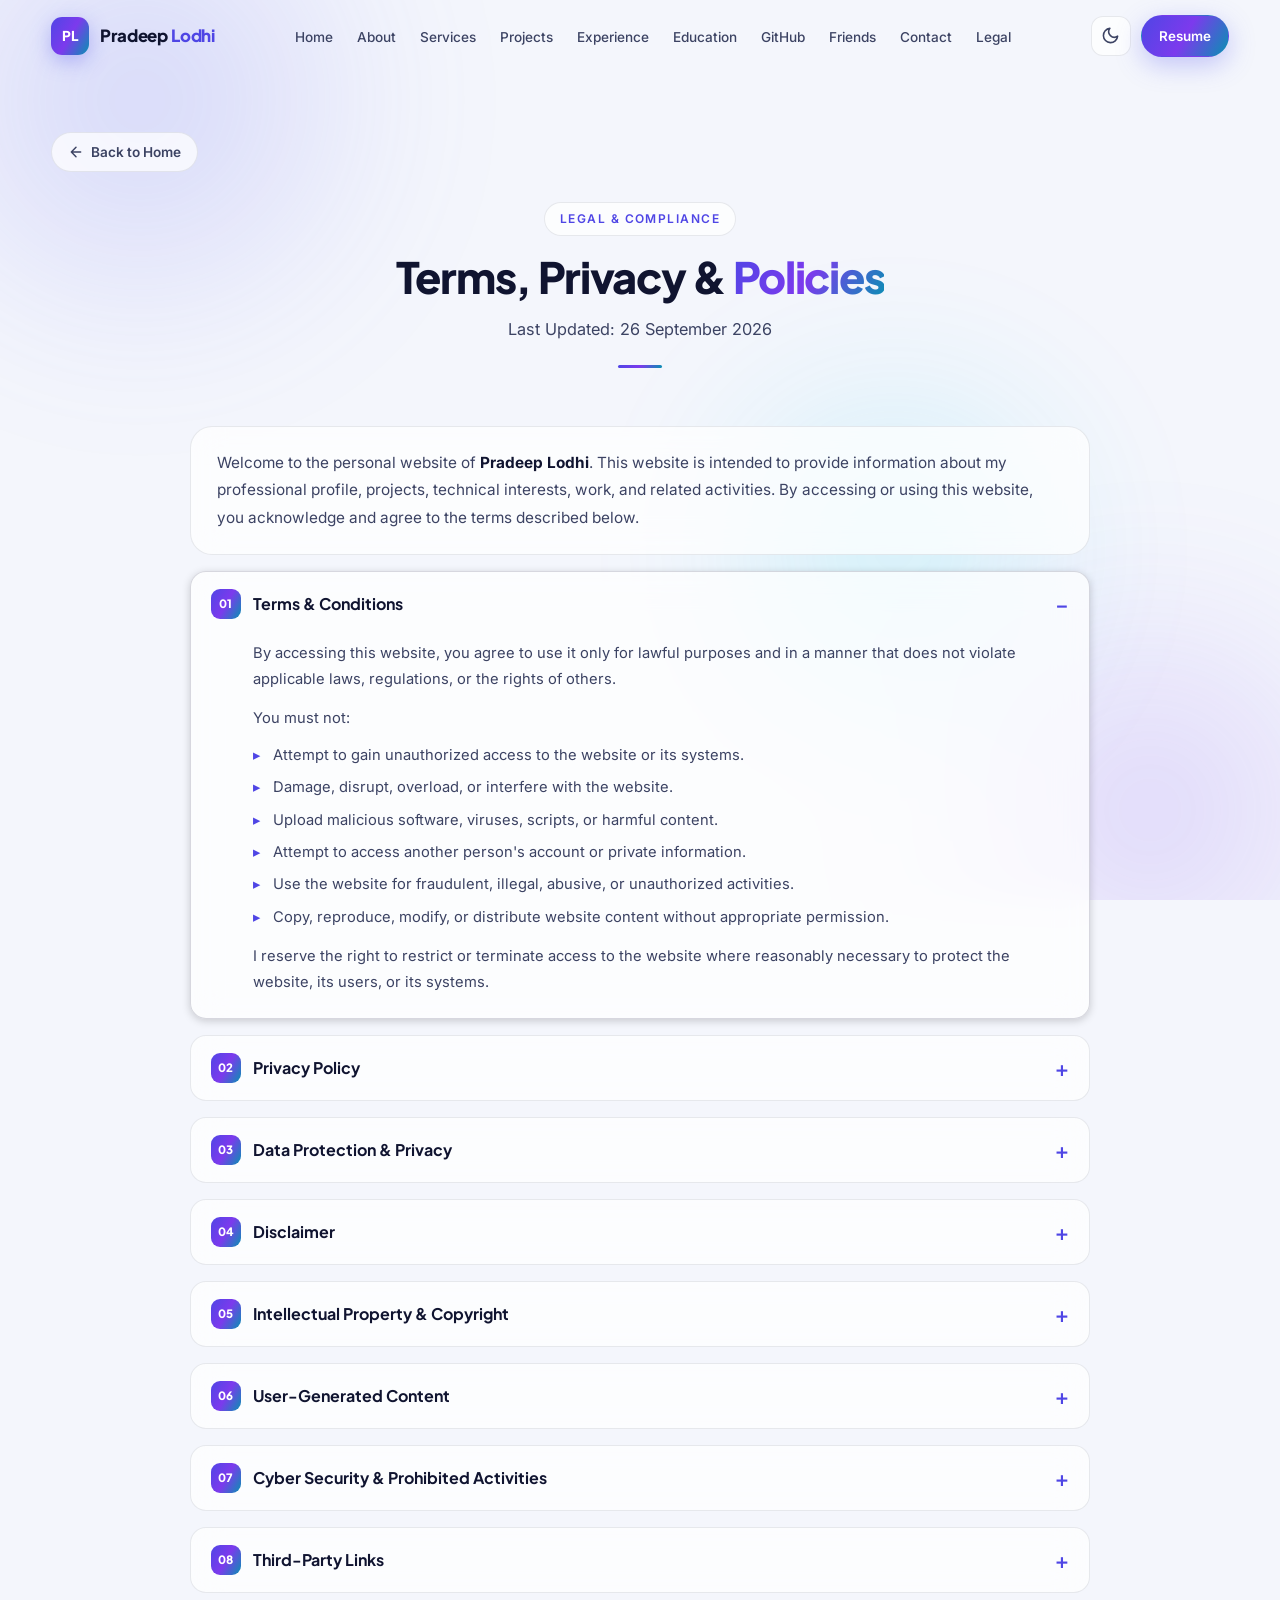
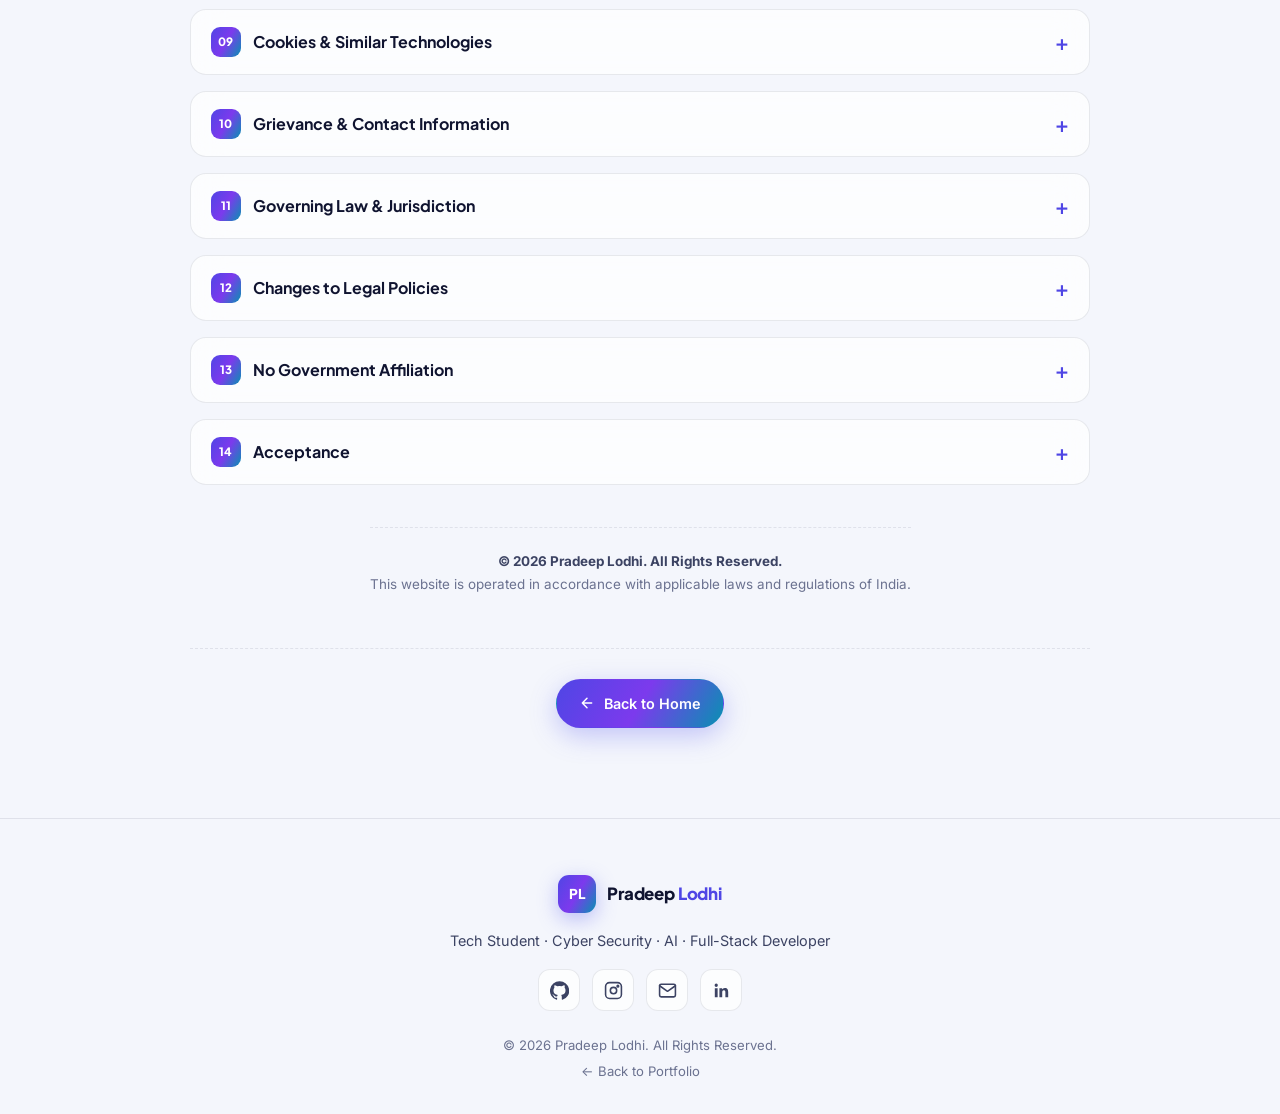
<file: legal.html>
<!DOCTYPE html>
<html lang="en" data-theme="dark">
<head>
<meta charset="UTF-8" />
<meta name="viewport" content="width=device-width, initial-scale=1" />
<meta name="theme-color" content="#6366f1" />
<title>Legal &amp; Compliance | Pradeep Lodhi</title>
<meta name="description" content="Legal & Compliance — Terms, Privacy Policy, Disclaimer and other policies for the personal website of Pradeep Lodhi." />
<meta name="author" content="Pradeep Lodhi" />
<meta name="robots" content="index, follow" />
<link rel="icon" href="data:image/svg+xml,%3Csvg xmlns='http://www.w3.org/2000/svg' viewBox='0 0 64 64'%3E%3Crect width='64' height='64' rx='14' fill='%236366f1'/%3E%3Ctext x='32' y='45' font-size='30' font-family='Arial,sans-serif' font-weight='bold' text-anchor='middle' fill='white'%3EPL%3C/text%3E%3C/svg%3E" />
<link rel="preconnect" href="https://fonts.googleapis.com" />
<link rel="preconnect" href="https://fonts.gstatic.com" crossorigin />
<link href="https://fonts.googleapis.com/css2?family=Inter:wght@400;500;600;700&family=Plus+Jakarta+Sans:wght@600;700;800&display=swap" rel="stylesheet" />
<link rel="stylesheet" href="style.css" />
<script>
  (function () {
    try {
      var saved = localStorage.getItem('pl-theme');
      if (!saved) saved = window.matchMedia('(prefers-color-scheme: light)').matches ? 'light' : 'dark';
      document.documentElement.setAttribute('data-theme', saved);
    } catch (e) {}
  })();
</script>
</head>
<body class="legal-page">

<a class="skip-link" href="#legal">Skip to main content</a>

<div class="scroll-progress" aria-hidden="true"><span id="scrollBar"></span></div>

<div class="orbs" aria-hidden="true">
  <span class="orb orb-1"></span>
  <span class="orb orb-2"></span>
  <span class="orb orb-3"></span>
</div>

<!-- ================= NAVBAR ================= -->
<header class="nav-wrap" id="navWrap">
  <nav class="nav container" aria-label="Primary navigation">
    <a href="index.html" class="brand" aria-label="Pradeep Lodhi — back to home">
      <span class="brand-mark" aria-hidden="true">PL</span>
      <span class="brand-text">Pradeep&nbsp;<span>Lodhi</span></span>
    </a>
    <ul class="nav-links" id="navLinks">
      <li><a class="nav-link" href="index.html">Home</a></li>
      <li><a class="nav-link" href="index.html#about">About</a></li>
      <li><a class="nav-link" href="index.html#services">Services</a></li>
      <li><a class="nav-link" href="index.html#projects">Projects</a></li>
      <li><a class="nav-link" href="index.html#experience">Experience</a></li>
      <li><a class="nav-link" href="index.html#education">Education</a></li>
      <li><a class="nav-link" href="index.html#github">GitHub</a></li>
      <li><a class="nav-link" href="index.html#friends">Friends</a></li>
      <li><a class="nav-link" href="index.html#contact">Contact</a></li>
      <li><a class="nav-link active" href="legal.html">Legal</a></li>
      <li class="nav-cta-mobile">
        <a class="btn btn-primary" href="assets/resume/Pradeep-Lodhi-Resume.pdf" download>Download Resume</a>
      </li>
    </ul>
    <div class="nav-actions">
      <button class="icon-btn" id="themeToggle" type="button" aria-label="Switch colour theme" title="Toggle dark / light mode">
        <svg class="icon-sun" viewBox="0 0 24 24" width="19" height="19" fill="none" stroke="currentColor" stroke-width="2" stroke-linecap="round" aria-hidden="true">
          <circle cx="12" cy="12" r="4"/>
          <path d="M12 2v2M12 20v2M4.93 4.93l1.41 1.41M17.66 17.66l1.41 1.41M2 12h2M20 12h2M6.34 17.66l-1.41 1.41M19.07 4.93l-1.41 1.41"/>
        </svg>
        <svg class="icon-moon" viewBox="0 0 24 24" width="19" height="19" fill="none" stroke="currentColor" stroke-width="2" stroke-linecap="round" stroke-linejoin="round" aria-hidden="true">
          <path d="M21 12.79A9 9 0 1 1 11.21 3 7 7 0 0 0 21 12.79z"/>
        </svg>
      </button>
      <a class="btn btn-primary btn-sm nav-resume" href="assets/resume/Pradeep-Lodhi-Resume.pdf" download>Resume</a>
      <button class="hamburger" id="hamburger" type="button" aria-label="Open navigation menu" aria-expanded="false" aria-controls="navLinks">
        <span></span><span></span><span></span>
      </button>
    </div>
  </nav>
</header>

<div class="nav-overlay" id="navOverlay" aria-hidden="true"></div>

<main>

  <!-- ================= LEGAL HERO ================= -->
  <section class="legal-hero" id="legal">
    <div class="container">
      <a class="legal-back reveal" href="index.html">
        <svg viewBox="0 0 24 24" width="16" height="16" fill="none" stroke="currentColor" stroke-width="2.2" stroke-linecap="round" stroke-linejoin="round" aria-hidden="true"><path d="M19 12H5M12 19l-7-7 7-7"/></svg>
        Back to Home
      </a>

      <div class="section-head reveal">
        <span class="eyebrow">Legal &amp; Compliance</span>
        <h1 class="section-title">Terms, Privacy &amp; <span class="grad">Policies</span></h1>
        <p class="section-sub">Last Updated: 26 September 2026</p>
      </div>
    </div>
  </section>

  <!-- ================= LEGAL CONTENT ================= -->
  <section class="legal-content">
    <div class="container">
      <div class="legal-wrap">

        <p class="legal-intro reveal">
          Welcome to the personal website of <strong>Pradeep Lodhi</strong>. This website is intended to
          provide information about my professional profile, projects, technical interests, work, and
          related activities. By accessing or using this website, you acknowledge and agree to the terms
          described below.
        </p>

        <details class="legal-item reveal" open>
          <summary><span class="legal-num">01</span> Terms &amp; Conditions</summary>
          <div class="legal-body">
            <p>By accessing this website, you agree to use it only for lawful purposes and in a manner that does not violate applicable laws, regulations, or the rights of others.</p>
            <p>You must not:</p>
            <ul>
              <li>Attempt to gain unauthorized access to the website or its systems.</li>
              <li>Damage, disrupt, overload, or interfere with the website.</li>
              <li>Upload malicious software, viruses, scripts, or harmful content.</li>
              <li>Attempt to access another person's account or private information.</li>
              <li>Use the website for fraudulent, illegal, abusive, or unauthorized activities.</li>
              <li>Copy, reproduce, modify, or distribute website content without appropriate permission.</li>
            </ul>
            <p>I reserve the right to restrict or terminate access to the website where reasonably necessary to protect the website, its users, or its systems.</p>
          </div>
        </details>

        <details class="legal-item reveal">
          <summary><span class="legal-num">02</span> Privacy Policy</summary>
          <div class="legal-body">
            <p>Your privacy is important.</p>
            <p>This website may collect limited information when you voluntarily provide it, such as your name, email address, message, or other information submitted through a contact form.</p>
            <p>Information will be used only for legitimate purposes such as:</p>
            <ul>
              <li>Responding to your communication.</li>
              <li>Providing information or services requested by you.</li>
              <li>Improving the website and its functionality.</li>
              <li>Maintaining website security.</li>
              <li>Complying with applicable legal requirements.</li>
            </ul>
            <p>Personal information will not knowingly be sold or disclosed to third parties for unrelated commercial purposes.</p>
            <p>Where personal data is processed, the website will seek to follow applicable Indian data-protection requirements, including applicable provisions of the <strong>Digital Personal Data Protection Act, 2023</strong> and associated rules as they become applicable.</p>
          </div>
        </details>

        <details class="legal-item reveal">
          <summary><span class="legal-num">03</span> Data Protection &amp; Privacy</summary>
          <div class="legal-body">
            <p>Where this website processes digital personal data, reasonable measures will be taken to protect information against unauthorized access, misuse, loss, alteration, or disclosure.</p>
            <p>You should avoid submitting sensitive personal information through ordinary contact forms unless specifically requested and appropriate safeguards are provided.</p>
            <p>Applicable rights and obligations concerning personal data may depend on the nature of the information, purpose of processing, and applicable law.</p>
          </div>
        </details>

        <details class="legal-item reveal">
          <summary><span class="legal-num">04</span> Disclaimer</summary>
          <div class="legal-body">
            <p>The information published on this website is provided for general informational and educational purposes.</p>
            <p>While reasonable efforts may be made to keep information accurate and current, no guarantee is made that every piece of information will always be complete, accurate, or up to date.</p>
            <p>Information on this website should not be treated as professional legal, financial, medical, investment, cybersecurity, or other regulated professional advice.</p>
            <p>You should obtain appropriate professional advice where required.</p>
          </div>
        </details>

        <details class="legal-item reveal">
          <summary><span class="legal-num">05</span> Intellectual Property &amp; Copyright</summary>
          <div class="legal-body">
            <p>Unless otherwise stated, the original text, designs, graphics, source code, logos, project descriptions, and other original materials created for this website are the intellectual property of <strong>Pradeep Lodhi</strong> or are used with appropriate permission.</p>
            <p>You may not reproduce, republish, modify, distribute, sell, or commercially exploit copyrighted website material without permission, except where permitted by applicable law.</p>
            <p>Third-party names, trademarks, logos, libraries, frameworks, images, and other materials remain the property of their respective owners.</p>
          </div>
        </details>

        <details class="legal-item reveal">
          <summary><span class="legal-num">06</span> User-Generated Content</summary>
          <div class="legal-body">
            <p>If this website allows users to submit comments, messages, files, reviews, or other content, users are responsible for ensuring that their submissions are lawful and do not infringe the rights of others.</p>
            <p>You must not submit:</p>
            <ul>
              <li>Illegal content.</li>
              <li>Malware or malicious code.</li>
              <li>Copyright-infringing material.</li>
              <li>Personal information belonging to another person without authorization.</li>
              <li>Abusive, threatening, fraudulent, or harmful material.</li>
            </ul>
            <p>I reserve the right to remove content that violates these rules or applicable law.</p>
          </div>
        </details>

        <details class="legal-item reveal">
          <summary><span class="legal-num">07</span> Cyber Security &amp; Prohibited Activities</summary>
          <div class="legal-body">
            <p>Unauthorized security testing, hacking, exploitation, scanning, credential attacks, malware distribution, denial-of-service attacks, data theft, or unauthorized access to this website or its infrastructure is prohibited.</p>
            <p>Cybersecurity-related information presented on this website, where applicable, is intended for lawful educational and defensive purposes.</p>
            <p>No permission is granted to use information from this website to attack or compromise systems without authorization.</p>
          </div>
        </details>

        <details class="legal-item reveal">
          <summary><span class="legal-num">08</span> Third-Party Links</summary>
          <div class="legal-body">
            <p>This website may contain links to third-party websites such as GitHub, LinkedIn, documentation websites, or other external services.</p>
            <p>Third-party websites operate independently and may have their own terms, privacy policies, cookies, and data-processing practices.</p>
            <p>I am not responsible for the content, availability, security, or privacy practices of external websites.</p>
          </div>
        </details>

        <details class="legal-item reveal">
          <summary><span class="legal-num">09</span> Cookies &amp; Similar Technologies</summary>
          <div class="legal-body">
            <p>This website may use cookies or similar technologies where necessary for functionality, security, analytics, preferences, or other legitimate purposes.</p>
            <p>Where applicable, users may be able to control cookies through their browser settings.</p>
            <p>If third-party analytics, authentication, embedded content, or other services are used, those services may process information according to their own policies.</p>
          </div>
        </details>

        <details class="legal-item reveal">
          <summary><span class="legal-num">10</span> Grievance &amp; Contact Information</summary>
          <div class="legal-body">
            <p>For questions, concerns, privacy-related requests, copyright concerns, or other website-related issues, you may contact:</p>
            <p><strong>Pradeep Lodhi</strong></p>
            <ul class="legal-contact">
              <li><strong>Email:</strong> <a href="mailto:pradeeplodhilodh86@gmail.com">pradeeplodhilodh86@gmail.com</a></li>
              <li><strong>LinkedIn:</strong> <a href="https://linkedin.com/in/pradeep-lodhi-42a4aa340" target="_blank" rel="noopener">linkedin.com/in/pradeep-lodhi-42a4aa340</a></li>
              <li><strong>GitHub:</strong> <a href="https://github.com/Pradeeplodhilodh" target="_blank" rel="noopener">github.com/Pradeeplodhilodh</a></li>
            </ul>
            <p>Please provide sufficient information about your concern so that it can be properly reviewed.</p>
          </div>
        </details>

        <details class="legal-item reveal">
          <summary><span class="legal-num">11</span> Governing Law &amp; Jurisdiction</summary>
          <div class="legal-body">
            <p>This website and these terms shall be interpreted in accordance with the applicable laws of India.</p>
            <p>Any dispute relating to the website shall be subject to the jurisdiction of the appropriate courts in India, subject to applicable law.</p>
          </div>
        </details>

        <details class="legal-item reveal">
          <summary><span class="legal-num">12</span> Changes to Legal Policies</summary>
          <div class="legal-body">
            <p>These Terms, Privacy Policy, Disclaimer, and other legal information may be updated from time to time to reflect changes in the website, technology, applicable laws, regulations, or services.</p>
            <p>The updated version will be published on this page with a revised "Last Updated" date.</p>
          </div>
        </details>

        <details class="legal-item reveal">
          <summary><span class="legal-num">13</span> No Government Affiliation</summary>
          <div class="legal-body">
            <p>This is a personal website belonging to <strong>Pradeep Lodhi</strong>.</p>
            <p>This website is <strong>not an official website of the Government of India, any State Government, or any government department, authority, agency, or public institution</strong>, unless expressly stated otherwise.</p>
            <p>No government affiliation, authorization, endorsement, certification, or approval should be inferred from this website.</p>
          </div>
        </details>

        <details class="legal-item reveal">
          <summary><span class="legal-num">14</span> Acceptance</summary>
          <div class="legal-body">
            <p>By continuing to access or use this website, you acknowledge that you have read and understood this Legal &amp; Compliance section and agree to comply with the applicable terms and laws.</p>
          </div>
        </details>

        <p class="legal-foot reveal">
          <strong>© 2026 Pradeep Lodhi. All Rights Reserved.</strong><br />
          This website is operated in accordance with applicable laws and regulations of India.
        </p>

        <div class="legal-back-wrap reveal">
          <a class="btn btn-primary" href="index.html">
            <svg viewBox="0 0 24 24" width="16" height="16" fill="none" stroke="currentColor" stroke-width="2.2" stroke-linecap="round" stroke-linejoin="round" aria-hidden="true"><path d="M19 12H5M12 19l-7-7 7-7"/></svg>
            Back to Home
          </a>
        </div>

      </div>
    </div>
  </section>

</main>

<!-- ================= FOOTER ================= -->
<footer class="footer">
  <div class="container footer-inner">
    <a href="index.html" class="brand footer-brand" aria-label="Pradeep Lodhi — back to home">
      <span class="brand-mark" aria-hidden="true">PL</span>
      <span class="brand-text">Pradeep&nbsp;<span>Lodhi</span></span>
    </a>
    <p class="footer-tagline">Tech Student &middot; Cyber Security &middot; AI &middot; Full-Stack Developer</p>
    <div class="footer-social" id="footerSocial"></div>
    <div class="footer-bottom">
      <p>&copy; <span id="year">2026</span> Pradeep Lodhi. All Rights Reserved.</p>
      <p class="footer-legal-links"><a href="index.html">← Back to Portfolio</a></p>
    </div>
  </div>
</footer>

<button class="to-top" id="toTop" type="button" aria-label="Back to top">
  <svg viewBox="0 0 24 24" width="18" height="18" fill="none" stroke="currentColor" stroke-width="2.2" stroke-linecap="round" stroke-linejoin="round" aria-hidden="true"><path d="M12 19V5M5 12l7-7 7 7"/></svg>
</button>

<div class="toast" id="toast" role="status" aria-live="polite"></div>

<script src="script.js" defer></script>
</body>
</html>
</file>
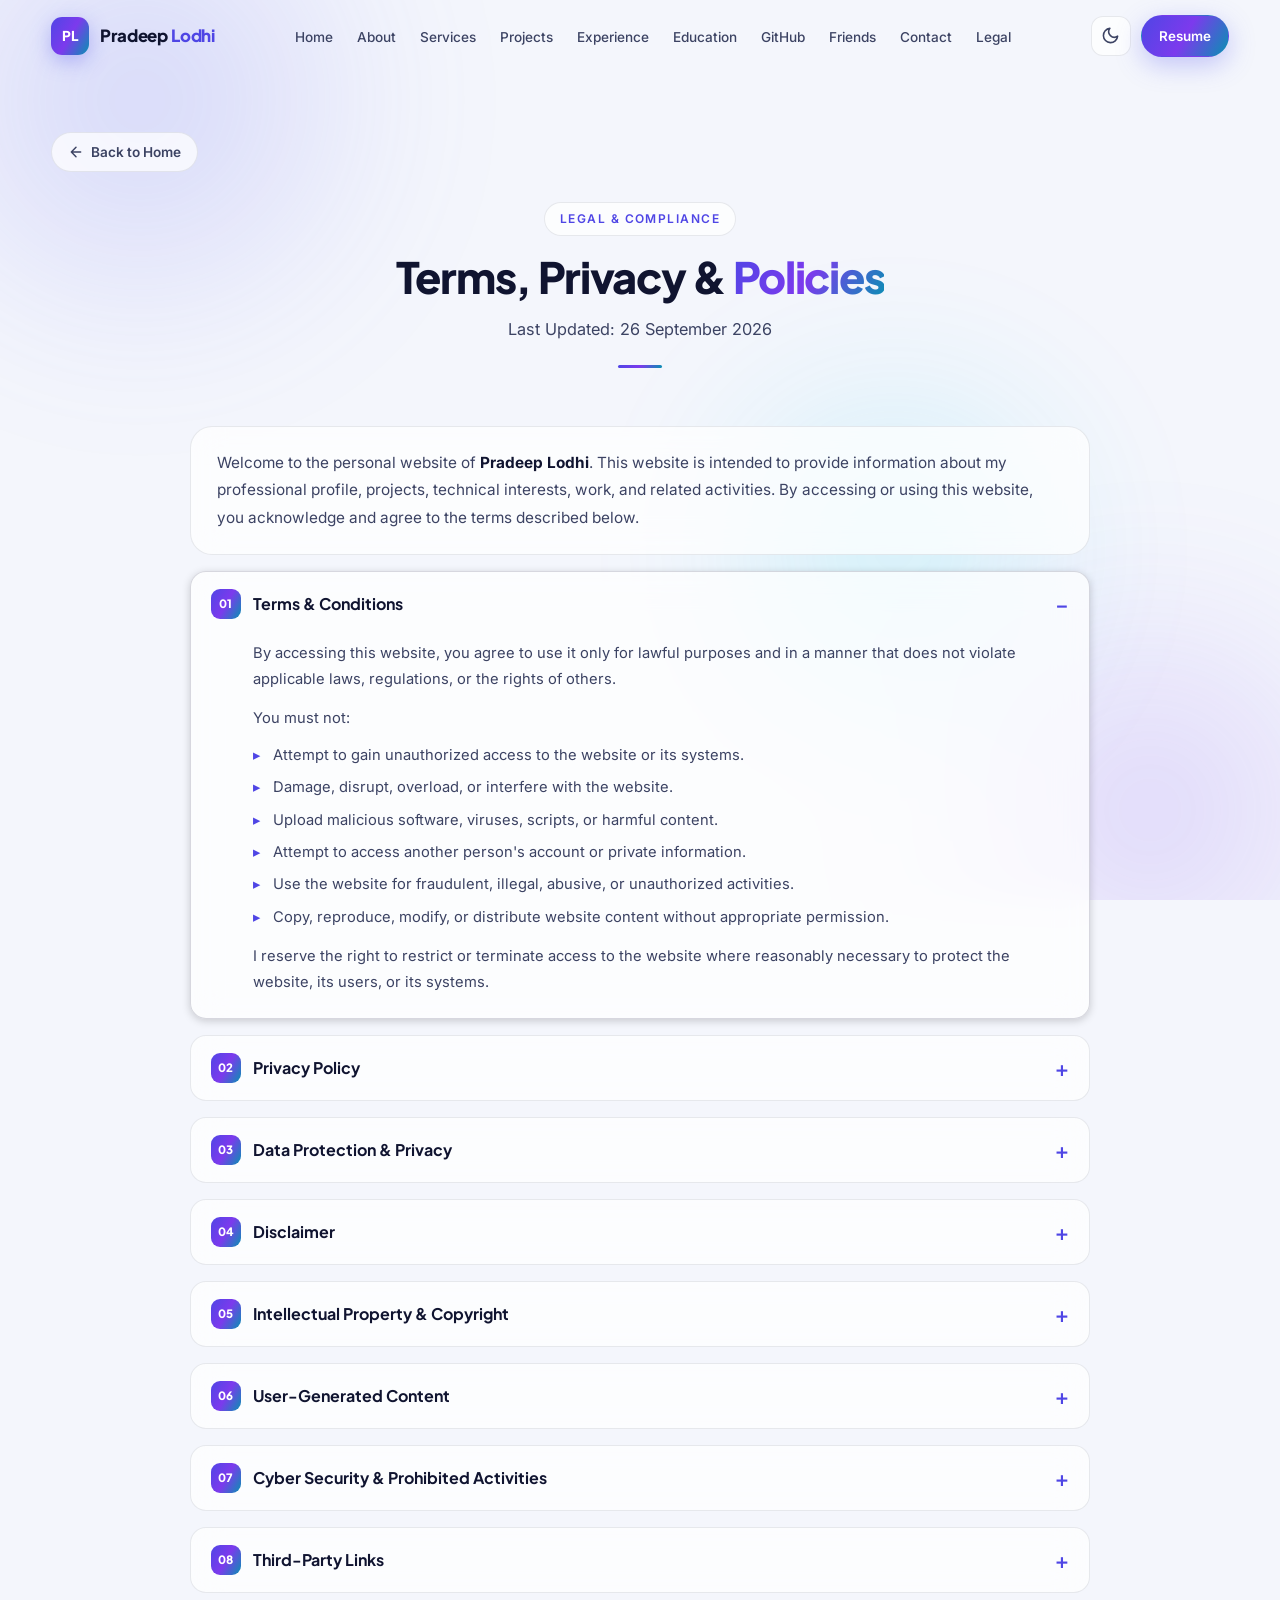
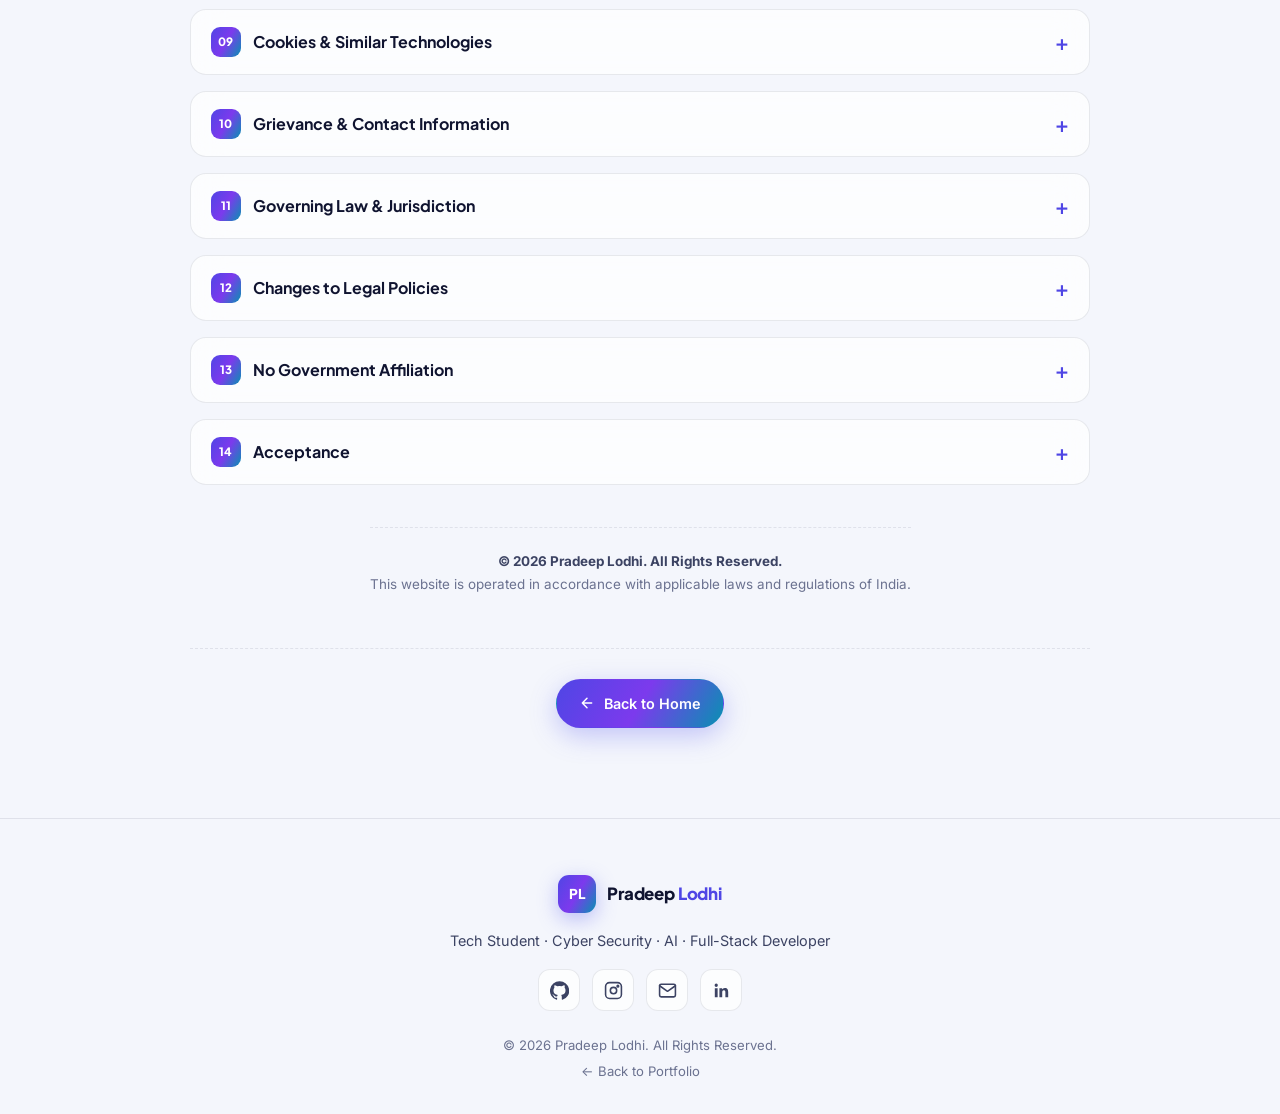
<file: demo/legal.html>
<!DOCTYPE html>
<html lang="en" data-theme="dark">
<head>
<meta charset="UTF-8" />
<meta name="viewport" content="width=device-width, initial-scale=1" />
<meta name="theme-color" content="#6366f1" />
<title>Legal &amp; Compliance | Pradeep Lodhi</title>
<meta name="description" content="Legal & Compliance — Terms, Privacy Policy, Disclaimer and other policies for the personal website of Pradeep Lodhi." />
<meta name="author" content="Pradeep Lodhi" />
<meta name="robots" content="index, follow" />
<link rel="icon" href="data:image/svg+xml,%3Csvg xmlns='http://www.w3.org/2000/svg' viewBox='0 0 64 64'%3E%3Crect width='64' height='64' rx='14' fill='%236366f1'/%3E%3Ctext x='32' y='45' font-size='30' font-family='Arial,sans-serif' font-weight='bold' text-anchor='middle' fill='white'%3EPL%3C/text%3E%3C/svg%3E" />
<link rel="preconnect" href="https://fonts.googleapis.com" />
<link rel="preconnect" href="https://fonts.gstatic.com" crossorigin />
<link href="https://fonts.googleapis.com/css2?family=Inter:wght@400;500;600;700&family=Plus+Jakarta+Sans:wght@600;700;800&display=swap" rel="stylesheet" />
<link rel="stylesheet" href="style.css" />
<script>
  (function () {
    try {
      var saved = localStorage.getItem('pl-theme');
      if (!saved) saved = window.matchMedia('(prefers-color-scheme: light)').matches ? 'light' : 'dark';
      document.documentElement.setAttribute('data-theme', saved);
    } catch (e) {}
  })();
</script>
</head>
<body class="legal-page">

<a class="skip-link" href="#legal">Skip to main content</a>

<div class="scroll-progress" aria-hidden="true"><span id="scrollBar"></span></div>

<div class="orbs" aria-hidden="true">
  <span class="orb orb-1"></span>
  <span class="orb orb-2"></span>
  <span class="orb orb-3"></span>
</div>

<!-- ================= NAVBAR ================= -->
<header class="nav-wrap" id="navWrap">
  <nav class="nav container" aria-label="Primary navigation">
    <a href="index.html" class="brand" aria-label="Pradeep Lodhi — back to home">
      <span class="brand-mark" aria-hidden="true">PL</span>
      <span class="brand-text">Pradeep&nbsp;<span>Lodhi</span></span>
    </a>
    <ul class="nav-links" id="navLinks">
      <li><a class="nav-link" href="index.html">Home</a></li>
      <li><a class="nav-link" href="index.html#about">About</a></li>
      <li><a class="nav-link" href="index.html#services">Services</a></li>
      <li><a class="nav-link" href="index.html#projects">Projects</a></li>
      <li><a class="nav-link" href="index.html#experience">Experience</a></li>
      <li><a class="nav-link" href="index.html#education">Education</a></li>
      <li><a class="nav-link" href="index.html#github">GitHub</a></li>
      <li><a class="nav-link" href="index.html#friends">Friends</a></li>
      <li><a class="nav-link" href="index.html#contact">Contact</a></li>
      <li><a class="nav-link active" href="legal.html">Legal</a></li>
      <li class="nav-cta-mobile">
        <a class="btn btn-primary" href="assets/resume/Pradeep-Lodhi-Resume.pdf" download>Download Resume</a>
      </li>
    </ul>
    <div class="nav-actions">
      <button class="icon-btn" id="themeToggle" type="button" aria-label="Switch colour theme" title="Toggle dark / light mode">
        <svg class="icon-sun" viewBox="0 0 24 24" width="19" height="19" fill="none" stroke="currentColor" stroke-width="2" stroke-linecap="round" aria-hidden="true">
          <circle cx="12" cy="12" r="4"/>
          <path d="M12 2v2M12 20v2M4.93 4.93l1.41 1.41M17.66 17.66l1.41 1.41M2 12h2M20 12h2M6.34 17.66l-1.41 1.41M19.07 4.93l-1.41 1.41"/>
        </svg>
        <svg class="icon-moon" viewBox="0 0 24 24" width="19" height="19" fill="none" stroke="currentColor" stroke-width="2" stroke-linecap="round" stroke-linejoin="round" aria-hidden="true">
          <path d="M21 12.79A9 9 0 1 1 11.21 3 7 7 0 0 0 21 12.79z"/>
        </svg>
      </button>
      <a class="btn btn-primary btn-sm nav-resume" href="assets/resume/Pradeep-Lodhi-Resume.pdf" download>Resume</a>
      <button class="hamburger" id="hamburger" type="button" aria-label="Open navigation menu" aria-expanded="false" aria-controls="navLinks">
        <span></span><span></span><span></span>
      </button>
    </div>
  </nav>
</header>

<div class="nav-overlay" id="navOverlay" aria-hidden="true"></div>

<main>

  <!-- ================= LEGAL HERO ================= -->
  <section class="legal-hero" id="legal">
    <div class="container">
      <a class="legal-back reveal" href="index.html">
        <svg viewBox="0 0 24 24" width="16" height="16" fill="none" stroke="currentColor" stroke-width="2.2" stroke-linecap="round" stroke-linejoin="round" aria-hidden="true"><path d="M19 12H5M12 19l-7-7 7-7"/></svg>
        Back to Home
      </a>

      <div class="section-head reveal">
        <span class="eyebrow">Legal &amp; Compliance</span>
        <h1 class="section-title">Terms, Privacy &amp; <span class="grad">Policies</span></h1>
        <p class="section-sub">Last Updated: 26 September 2026</p>
      </div>
    </div>
  </section>

  <!-- ================= LEGAL CONTENT ================= -->
  <section class="legal-content">
    <div class="container">
      <div class="legal-wrap">

        <p class="legal-intro reveal">
          Welcome to the personal website of <strong>Pradeep Lodhi</strong>. This website is intended to
          provide information about my professional profile, projects, technical interests, work, and
          related activities. By accessing or using this website, you acknowledge and agree to the terms
          described below.
        </p>

        <details class="legal-item reveal" open>
          <summary><span class="legal-num">01</span> Terms &amp; Conditions</summary>
          <div class="legal-body">
            <p>By accessing this website, you agree to use it only for lawful purposes and in a manner that does not violate applicable laws, regulations, or the rights of others.</p>
            <p>You must not:</p>
            <ul>
              <li>Attempt to gain unauthorized access to the website or its systems.</li>
              <li>Damage, disrupt, overload, or interfere with the website.</li>
              <li>Upload malicious software, viruses, scripts, or harmful content.</li>
              <li>Attempt to access another person's account or private information.</li>
              <li>Use the website for fraudulent, illegal, abusive, or unauthorized activities.</li>
              <li>Copy, reproduce, modify, or distribute website content without appropriate permission.</li>
            </ul>
            <p>I reserve the right to restrict or terminate access to the website where reasonably necessary to protect the website, its users, or its systems.</p>
          </div>
        </details>

        <details class="legal-item reveal">
          <summary><span class="legal-num">02</span> Privacy Policy</summary>
          <div class="legal-body">
            <p>Your privacy is important.</p>
            <p>This website may collect limited information when you voluntarily provide it, such as your name, email address, message, or other information submitted through a contact form.</p>
            <p>Information will be used only for legitimate purposes such as:</p>
            <ul>
              <li>Responding to your communication.</li>
              <li>Providing information or services requested by you.</li>
              <li>Improving the website and its functionality.</li>
              <li>Maintaining website security.</li>
              <li>Complying with applicable legal requirements.</li>
            </ul>
            <p>Personal information will not knowingly be sold or disclosed to third parties for unrelated commercial purposes.</p>
            <p>Where personal data is processed, the website will seek to follow applicable Indian data-protection requirements, including applicable provisions of the <strong>Digital Personal Data Protection Act, 2023</strong> and associated rules as they become applicable.</p>
          </div>
        </details>

        <details class="legal-item reveal">
          <summary><span class="legal-num">03</span> Data Protection &amp; Privacy</summary>
          <div class="legal-body">
            <p>Where this website processes digital personal data, reasonable measures will be taken to protect information against unauthorized access, misuse, loss, alteration, or disclosure.</p>
            <p>You should avoid submitting sensitive personal information through ordinary contact forms unless specifically requested and appropriate safeguards are provided.</p>
            <p>Applicable rights and obligations concerning personal data may depend on the nature of the information, purpose of processing, and applicable law.</p>
          </div>
        </details>

        <details class="legal-item reveal">
          <summary><span class="legal-num">04</span> Disclaimer</summary>
          <div class="legal-body">
            <p>The information published on this website is provided for general informational and educational purposes.</p>
            <p>While reasonable efforts may be made to keep information accurate and current, no guarantee is made that every piece of information will always be complete, accurate, or up to date.</p>
            <p>Information on this website should not be treated as professional legal, financial, medical, investment, cybersecurity, or other regulated professional advice.</p>
            <p>You should obtain appropriate professional advice where required.</p>
          </div>
        </details>

        <details class="legal-item reveal">
          <summary><span class="legal-num">05</span> Intellectual Property &amp; Copyright</summary>
          <div class="legal-body">
            <p>Unless otherwise stated, the original text, designs, graphics, source code, logos, project descriptions, and other original materials created for this website are the intellectual property of <strong>Pradeep Lodhi</strong> or are used with appropriate permission.</p>
            <p>You may not reproduce, republish, modify, distribute, sell, or commercially exploit copyrighted website material without permission, except where permitted by applicable law.</p>
            <p>Third-party names, trademarks, logos, libraries, frameworks, images, and other materials remain the property of their respective owners.</p>
          </div>
        </details>

        <details class="legal-item reveal">
          <summary><span class="legal-num">06</span> User-Generated Content</summary>
          <div class="legal-body">
            <p>If this website allows users to submit comments, messages, files, reviews, or other content, users are responsible for ensuring that their submissions are lawful and do not infringe the rights of others.</p>
            <p>You must not submit:</p>
            <ul>
              <li>Illegal content.</li>
              <li>Malware or malicious code.</li>
              <li>Copyright-infringing material.</li>
              <li>Personal information belonging to another person without authorization.</li>
              <li>Abusive, threatening, fraudulent, or harmful material.</li>
            </ul>
            <p>I reserve the right to remove content that violates these rules or applicable law.</p>
          </div>
        </details>

        <details class="legal-item reveal">
          <summary><span class="legal-num">07</span> Cyber Security &amp; Prohibited Activities</summary>
          <div class="legal-body">
            <p>Unauthorized security testing, hacking, exploitation, scanning, credential attacks, malware distribution, denial-of-service attacks, data theft, or unauthorized access to this website or its infrastructure is prohibited.</p>
            <p>Cybersecurity-related information presented on this website, where applicable, is intended for lawful educational and defensive purposes.</p>
            <p>No permission is granted to use information from this website to attack or compromise systems without authorization.</p>
          </div>
        </details>

        <details class="legal-item reveal">
          <summary><span class="legal-num">08</span> Third-Party Links</summary>
          <div class="legal-body">
            <p>This website may contain links to third-party websites such as GitHub, LinkedIn, documentation websites, or other external services.</p>
            <p>Third-party websites operate independently and may have their own terms, privacy policies, cookies, and data-processing practices.</p>
            <p>I am not responsible for the content, availability, security, or privacy practices of external websites.</p>
          </div>
        </details>

        <details class="legal-item reveal">
          <summary><span class="legal-num">09</span> Cookies &amp; Similar Technologies</summary>
          <div class="legal-body">
            <p>This website may use cookies or similar technologies where necessary for functionality, security, analytics, preferences, or other legitimate purposes.</p>
            <p>Where applicable, users may be able to control cookies through their browser settings.</p>
            <p>If third-party analytics, authentication, embedded content, or other services are used, those services may process information according to their own policies.</p>
          </div>
        </details>

        <details class="legal-item reveal">
          <summary><span class="legal-num">10</span> Grievance &amp; Contact Information</summary>
          <div class="legal-body">
            <p>For questions, concerns, privacy-related requests, copyright concerns, or other website-related issues, you may contact:</p>
            <p><strong>Pradeep Lodhi</strong></p>
            <ul class="legal-contact">
              <li><strong>Email:</strong> <a href="mailto:pradeeplodhilodh86@gmail.com">pradeeplodhilodh86@gmail.com</a></li>
              <li><strong>LinkedIn:</strong> <a href="https://linkedin.com/in/pradeep-lodhi-42a4aa340" target="_blank" rel="noopener">linkedin.com/in/pradeep-lodhi-42a4aa340</a></li>
              <li><strong>GitHub:</strong> <a href="https://github.com/Pradeeplodhilodh" target="_blank" rel="noopener">github.com/Pradeeplodhilodh</a></li>
            </ul>
            <p>Please provide sufficient information about your concern so that it can be properly reviewed.</p>
          </div>
        </details>

        <details class="legal-item reveal">
          <summary><span class="legal-num">11</span> Governing Law &amp; Jurisdiction</summary>
          <div class="legal-body">
            <p>This website and these terms shall be interpreted in accordance with the applicable laws of India.</p>
            <p>Any dispute relating to the website shall be subject to the jurisdiction of the appropriate courts in India, subject to applicable law.</p>
          </div>
        </details>

        <details class="legal-item reveal">
          <summary><span class="legal-num">12</span> Changes to Legal Policies</summary>
          <div class="legal-body">
            <p>These Terms, Privacy Policy, Disclaimer, and other legal information may be updated from time to time to reflect changes in the website, technology, applicable laws, regulations, or services.</p>
            <p>The updated version will be published on this page with a revised "Last Updated" date.</p>
          </div>
        </details>

        <details class="legal-item reveal">
          <summary><span class="legal-num">13</span> No Government Affiliation</summary>
          <div class="legal-body">
            <p>This is a personal website belonging to <strong>Pradeep Lodhi</strong>.</p>
            <p>This website is <strong>not an official website of the Government of India, any State Government, or any government department, authority, agency, or public institution</strong>, unless expressly stated otherwise.</p>
            <p>No government affiliation, authorization, endorsement, certification, or approval should be inferred from this website.</p>
          </div>
        </details>

        <details class="legal-item reveal">
          <summary><span class="legal-num">14</span> Acceptance</summary>
          <div class="legal-body">
            <p>By continuing to access or use this website, you acknowledge that you have read and understood this Legal &amp; Compliance section and agree to comply with the applicable terms and laws.</p>
          </div>
        </details>

        <p class="legal-foot reveal">
          <strong>© 2026 Pradeep Lodhi. All Rights Reserved.</strong><br />
          This website is operated in accordance with applicable laws and regulations of India.
        </p>

        <div class="legal-back-wrap reveal">
          <a class="btn btn-primary" href="index.html">
            <svg viewBox="0 0 24 24" width="16" height="16" fill="none" stroke="currentColor" stroke-width="2.2" stroke-linecap="round" stroke-linejoin="round" aria-hidden="true"><path d="M19 12H5M12 19l-7-7 7-7"/></svg>
            Back to Home
          </a>
        </div>

      </div>
    </div>
  </section>

</main>

<!-- ================= FOOTER ================= -->
<footer class="footer">
  <div class="container footer-inner">
    <a href="index.html" class="brand footer-brand" aria-label="Pradeep Lodhi — back to home">
      <span class="brand-mark" aria-hidden="true">PL</span>
      <span class="brand-text">Pradeep&nbsp;<span>Lodhi</span></span>
    </a>
    <p class="footer-tagline">Tech Student &middot; Cyber Security &middot; AI &middot; Full-Stack Developer</p>
    <div class="footer-social" id="footerSocial"></div>
    <div class="footer-bottom">
      <p>&copy; <span id="year">2026</span> Pradeep Lodhi. All Rights Reserved.</p>
      <p class="footer-legal-links"><a href="index.html">← Back to Portfolio</a></p>
    </div>
  </div>
</footer>

<button class="to-top" id="toTop" type="button" aria-label="Back to top">
  <svg viewBox="0 0 24 24" width="18" height="18" fill="none" stroke="currentColor" stroke-width="2.2" stroke-linecap="round" stroke-linejoin="round" aria-hidden="true"><path d="M12 19V5M5 12l7-7 7 7"/></svg>
</button>

<div class="toast" id="toast" role="status" aria-live="polite"></div>

<script src="script.js" defer></script>
</body>
</html>
</file>
<file: style.css>
/* ============================================================
   style.css — Pradeep Lodhi Portfolio (Upgraded)
   ============================================================ */

:root {
  --font-sans: 'Inter', system-ui, -apple-system, sans-serif;
  --font-display: 'Plus Jakarta Sans', 'Inter', sans-serif;
  --radius-sm: 10px;
  --radius: 16px;
  --radius-lg: 22px;
  --radius-full: 999px;
  --container: 1180px;
  --nav-h: 72px;
  --shadow-sm: 0 2px 8px rgba(0,0,0,.18);
  --shadow: 0 10px 40px rgba(0,0,0,.25);
  --shadow-glow: 0 0 60px rgba(99,102,241,.25);
  --transition: .35s cubic-bezier(.22,1,.36,1);
}

[data-theme="dark"] {
  --bg: #070b18; --bg-2: #0d1226;
  --surface: rgba(255,255,255,.045);
  --surface-2: rgba(255,255,255,.07);
  --border: rgba(255,255,255,.09);
  --border-strong: rgba(255,255,255,.16);
  --text: #eef1f8; --text-2: #b6bdd0; --muted: #7f879c;
  --primary: #6366f1; --primary-2: #8b5cf6; --accent: #22d3ee;
  --grad: linear-gradient(120deg,#818cf8 0%,#a78bfa 45%,#22d3ee 100%);
  --glass-blur: blur(18px);
  --nav-bg: rgba(9,12,24,.72);
  --code-bg: rgba(4,7,16,.72);
  --insta: linear-gradient(45deg,#f09433 0%,#e6683c 25%,#dc2743 50%,#cc2366 75%,#bc1888 100%);
  color-scheme: dark;
}

[data-theme="light"] {
  --bg: #f4f6fc; --bg-2: #eaeefb;
  --surface: rgba(255,255,255,.72);
  --surface-2: rgba(255,255,255,.92);
  --border: rgba(20,24,60,.09);
  --border-strong: rgba(20,24,60,.16);
  --text: #101430; --text-2: #3c4363; --muted: #6b7290;
  --primary: #4f46e5; --primary-2: #7c3aed; --accent: #0891b2;
  --grad: linear-gradient(120deg,#4f46e5 0%,#7c3aed 50%,#0891b2 100%);
  --glass-blur: blur(16px);
  --nav-bg: rgba(255,255,255,.75);
  --code-bg: rgba(255,255,255,.85);
  --insta: linear-gradient(45deg,#f09433 0%,#e6683c 25%,#dc2743 50%,#cc2366 75%,#bc1888 100%);
  color-scheme: light;
}

*,*::before,*::after{box-sizing:border-box;margin:0;padding:0}
html{scroll-behavior:smooth;scroll-padding-top:calc(var(--nav-h) + 12px)}
body{
  font-family:var(--font-sans);background:var(--bg);color:var(--text);
  line-height:1.65;-webkit-font-smoothing:antialiased;overflow-x:hidden;
  transition:background .4s ease,color .4s ease;
}
img{max-width:100%;display:block}
a{color:inherit;text-decoration:none}
ul{list-style:none}
button,input,textarea,select{font:inherit;color:inherit}
:focus-visible{outline:3px solid var(--primary);outline-offset:3px;border-radius:6px}
::selection{background:var(--primary);color:#fff}
::-webkit-scrollbar{width:10px}
::-webkit-scrollbar-track{background:transparent}
::-webkit-scrollbar-thumb{background:var(--border-strong);border-radius:99px}
::-webkit-scrollbar-thumb:hover{background:var(--primary)}

.skip-link{position:fixed;top:-100px;left:16px;z-index:200;background:var(--primary);color:#fff;padding:10px 18px;border-radius:var(--radius-sm);transition:top .25s}
.skip-link:focus{top:16px}
.container{width:min(var(--container),92%);margin-inline:auto}

/* SCROLL PROGRESS */
.scroll-progress{position:fixed;top:0;left:0;right:0;height:3px;z-index:150;background:transparent;pointer-events:none}
.scroll-progress span{display:block;height:100%;width:0;background:var(--grad);box-shadow:0 0 12px rgba(99,102,241,.6);transition:width .1s linear}

/* REVEAL ON SCROLL */
.reveal{opacity:0;transform:translateY(18px);transition:opacity .6s cubic-bezier(.22,1,.36,1),transform .6s cubic-bezier(.22,1,.36,1);transition-delay:var(--d,0s)}
.reveal.in{opacity:1;transform:translateY(0)}

/* ORBS */
.orbs{position:fixed;inset:0;z-index:-1;overflow:hidden;pointer-events:none}
.orb{position:absolute;border-radius:50%;filter:blur(90px);opacity:.45;will-change:transform}
.orb-1{width:520px;height:520px;background:radial-gradient(circle,#6366f1,transparent 70%);top:-160px;left:-120px;animation:float1 18s ease-in-out infinite}
.orb-2{width:460px;height:460px;background:radial-gradient(circle,#8b5cf6,transparent 70%);bottom:-140px;right:-100px;animation:float2 22s ease-in-out infinite}
.orb-3{width:380px;height:380px;background:radial-gradient(circle,#22d3ee,transparent 70%);top:40%;left:55%;opacity:.25;animation:float3 26s ease-in-out infinite}
[data-theme="light"] .orb{opacity:.28}
@keyframes float1{0%,100%{transform:translate3d(0,0,0)}50%{transform:translate3d(80px,60px,0)}}
@keyframes float2{0%,100%{transform:translate3d(0,0,0)}50%{transform:translate3d(-70px,-50px,0)}}
@keyframes float3{0%,100%{transform:translate3d(0,0,0)}50%{transform:translate3d(-60px,70px,0)}}

/* ================= NAVBAR ================= */
.nav-wrap{position:fixed;top:0;left:0;right:0;z-index:100;height:var(--nav-h);display:flex;align-items:center;background:transparent;transition:background .35s,backdrop-filter .35s,box-shadow .35s}
.nav-wrap.scrolled{background:var(--nav-bg);backdrop-filter:var(--glass-blur);-webkit-backdrop-filter:var(--glass-blur);box-shadow:0 1px 0 var(--border)}
.nav{display:flex;align-items:center;justify-content:space-between;gap:24px;width:min(var(--container),92%)}
.brand{display:flex;align-items:center;gap:11px;font-family:var(--font-display);font-weight:800;font-size:1.05rem;letter-spacing:-.01em}
.brand-mark{width:38px;height:38px;display:grid;place-items:center;background:var(--grad);color:#fff;border-radius:11px;font-size:.85rem;font-weight:800;box-shadow:0 6px 20px rgba(99,102,241,.4)}
.brand-text span{color:var(--primary)}
.nav-links{display:flex;align-items:center;gap:2px;flex-wrap:wrap}
.nav-link{position:relative;padding:9px 11px;border-radius:var(--radius-full);font-size:.85rem;font-weight:500;color:var(--text-2);transition:color .2s,background .2s;white-space:nowrap}
.nav-link:hover{color:var(--text);background:var(--surface)}
.nav-link.active{color:var(--text);background:var(--surface-2)}
.nav-link.active::after{content:'';position:absolute;left:50%;bottom:2px;transform:translateX(-50%);width:18px;height:3px;border-radius:99px;background:var(--grad)}
.nav-cta-mobile{display:none}
.nav-actions{display:flex;align-items:center;gap:10px}
.icon-btn{width:40px;height:40px;display:grid;place-items:center;background:var(--surface);border:1px solid var(--border);border-radius:12px;cursor:pointer;color:var(--text-2);transition:all .25s}
.icon-btn:hover{color:var(--text);border-color:var(--border-strong);transform:translateY(-2px)}
[data-theme="dark"] .icon-sun{display:block}
[data-theme="dark"] .icon-moon{display:none}
[data-theme="light"] .icon-sun{display:none}
[data-theme="light"] .icon-moon{display:block}
.hamburger{display:none;width:42px;height:42px;border:1px solid var(--border);background:var(--surface);border-radius:12px;cursor:pointer;flex-direction:column;justify-content:center;align-items:center;gap:5px}
.hamburger span{width:19px;height:2px;background:var(--text);border-radius:99px;transition:all .3s}
.hamburger.open span:nth-child(1){transform:translateY(7px) rotate(45deg)}
.hamburger.open span:nth-child(2){opacity:0}
.hamburger.open span:nth-child(3){transform:translateY(-7px) rotate(-45deg)}
.nav-overlay{position:fixed;inset:0;background:rgba(0,0,0,.5);backdrop-filter:blur(4px);z-index:90;opacity:0;pointer-events:none;transition:opacity .3s}
.nav-overlay.show{opacity:1;pointer-events:auto}

/* ================= BUTTONS ================= */
.btn{display:inline-flex;align-items:center;justify-content:center;gap:9px;padding:12px 22px;border-radius:var(--radius-full);font-size:.9rem;font-weight:600;cursor:pointer;border:1px solid transparent;transition:all .25s ease;white-space:nowrap}
.btn-sm{padding:9px 17px;font-size:.84rem}
.btn-block{width:100%}
.btn-primary{background:var(--grad);color:#fff;box-shadow:0 8px 26px rgba(99,102,241,.35)}
.btn-primary:hover{transform:translateY(-3px);box-shadow:0 14px 36px rgba(99,102,241,.5)}
.btn-ghost{background:var(--surface);border-color:var(--border);color:var(--text)}
.btn-ghost:hover{background:var(--surface-2);border-color:var(--border-strong);transform:translateY(-2px)}
.btn-outline{background:transparent;border-color:var(--border-strong);color:var(--text)}
.btn-outline:hover{border-color:var(--primary);color:var(--primary);transform:translateY(-2px)}

/* ================= SECTIONS ================= */
.section{padding:100px 0;position:relative}
.section:nth-of-type(even){background:linear-gradient(180deg,transparent,rgba(99,102,241,.025),transparent)}
.section-head{text-align:center;max-width:680px;margin:0 auto 56px;position:relative}
.section-head::after{content:'';display:block;width:44px;height:3px;border-radius:99px;background:var(--grad);margin:22px auto 0}
.eyebrow{display:inline-block;padding:6px 15px;border-radius:var(--radius-full);background:var(--surface);border:1px solid var(--border);font-size:.75rem;font-weight:600;letter-spacing:.12em;text-transform:uppercase;color:var(--primary);margin-bottom:16px}
.section-title{font-family:var(--font-display);font-size:clamp(1.9rem,4vw,2.7rem);font-weight:800;letter-spacing:-.03em;line-height:1.15;margin-bottom:14px}
.section-sub{color:var(--text-2);font-size:1.02rem}
.grad{background:var(--grad);-webkit-background-clip:text;background-clip:text;-webkit-text-fill-color:transparent;color:transparent}
.glass-card{background:var(--surface);border:1px solid var(--border);border-radius:var(--radius-lg);padding:28px;backdrop-filter:var(--glass-blur);-webkit-backdrop-filter:var(--glass-blur);transition:transform .35s,border-color .35s,box-shadow .35s}
.glass-card:hover{border-color:var(--border-strong);box-shadow:var(--shadow)}

/* ================= HERO ================= */
.hero{min-height:100vh;display:flex;flex-direction:column;justify-content:center;padding-top:calc(var(--nav-h) + 40px);padding-bottom:80px}
.hero-grid{display:grid;grid-template-columns:1.15fr .85fr;gap:60px;align-items:center}
.hero-copy{position:relative;z-index:1}
.badge{display:inline-flex;align-items:center;gap:9px;padding:8px 16px;border-radius:var(--radius-full);background:var(--surface);border:1px solid var(--border);font-size:.82rem;font-weight:500;color:var(--text-2);margin-bottom:22px}
.pulse-dot{width:8px;height:8px;border-radius:50%;background:#22c55e;box-shadow:0 0 0 0 rgba(34,197,94,.6);animation:pulse 2s infinite;flex-shrink:0}
@keyframes pulse{0%{box-shadow:0 0 0 0 rgba(34,197,94,.6)}70%{box-shadow:0 0 0 9px rgba(34,197,94,0)}100%{box-shadow:0 0 0 0 rgba(34,197,94,0)}}
.hero-title{font-family:var(--font-display);font-size:clamp(2.4rem,6vw,4rem);font-weight:800;letter-spacing:-.035em;line-height:1.08;margin-bottom:14px;max-width:760px}
.hero-role{font-family:var(--font-display);font-size:clamp(1.15rem,2.4vw,1.55rem);font-weight:700;color:var(--text-2);margin-bottom:20px;min-height:1.6em}
.caret{display:inline-block;width:2px;height:1.1em;background:var(--primary);margin-left:3px;vertical-align:-.15em;animation:blink 1s step-end infinite}
@keyframes blink{50%{opacity:0}}
.hero-text{color:var(--text-2);font-size:1.06rem;max-width:520px;margin-bottom:32px;line-height:1.8}
.hero-actions{display:flex;flex-wrap:wrap;gap:12px;margin-bottom:34px}
.hero-actions .btn{min-height:46px}
.hero-social{display:flex;gap:12px;flex-wrap:wrap}

.social-link{width:42px;height:42px;display:grid;place-items:center;border-radius:12px;background:var(--surface);border:1px solid var(--border);color:var(--text-2);transition:all .25s;overflow:hidden;position:relative}
.social-link::before{content:'';position:absolute;inset:0;background:var(--grad);opacity:0;transition:opacity .25s}
.social-link:hover::before{opacity:1}
.social-link:hover{color:#fff;border-color:transparent;transform:translateY(-4px);box-shadow:0 10px 24px rgba(99,102,241,.4)}
.social-link svg{width:19px;height:19px;position:relative;z-index:1}

.hero-visual{position:relative}
.code-card{background:var(--code-bg);border:1px solid var(--border-strong);border-radius:var(--radius-lg);overflow:hidden;box-shadow:var(--shadow),var(--shadow-glow);backdrop-filter:var(--glass-blur);-webkit-backdrop-filter:var(--glass-blur);animation:floatCard 6s ease-in-out infinite;will-change:transform}
@keyframes floatCard{0%,100%{transform:translate3d(0,0,0)}50%{transform:translate3d(0,-14px,0)}}
.code-bar{display:flex;align-items:center;gap:8px;padding:13px 16px;background:rgba(255,255,255,.04);border-bottom:1px solid var(--border)}
.dot{width:11px;height:11px;border-radius:50%}
.d1{background:#ff5f57}.d2{background:#febc2e}.d3{background:#28c840}
.code-file{margin-left:10px;font-size:.78rem;color:var(--muted);font-family:monospace}
.code-body{padding:22px;font-family:'Fira Code',ui-monospace,monospace;font-size:.82rem;line-height:1.85;overflow-x:auto;color:#c9d1e0}
.c-key{color:#c792ea}.c-var{color:#82aaff}.c-prop{color:#7fdbca}
.c-str{color:#c3e88d}.c-fn{color:#ffcb6b}
.float-chip{position:absolute;padding:9px 15px;border-radius:var(--radius-full);background:var(--surface-2);border:1px solid var(--border-strong);backdrop-filter:var(--glass-blur);font-size:.82rem;font-weight:600;box-shadow:var(--shadow-sm);animation:floatCard 5s ease-in-out infinite;will-change:transform}
.chip-1{top:-16px;right:24px;animation-delay:.4s}
.chip-2{bottom:-14px;left:-14px;animation-delay:1.2s}
.chip-3{bottom:36px;right:-20px;animation-delay:2s}

.scroll-hint{display:grid;place-items:center;margin-top:50px}
.mouse{width:24px;height:38px;border:2px solid var(--border-strong);border-radius:99px;position:relative}
.mouse::after{content:'';position:absolute;top:8px;left:50%;transform:translateX(-50%);width:4px;height:7px;border-radius:99px;background:var(--primary);animation:scrollDot 1.8s infinite}
@keyframes scrollDot{0%{opacity:0;transform:translate(-50%,0)}30%{opacity:1}100%{opacity:0;transform:translate(-50%,12px)}}

/* ================= ABOUT ================= */
.about-grid{display:grid;grid-template-columns:1.1fr .9fr;gap:56px;align-items:start}
.about-text{max-width:680px}
.about-text p{color:var(--text-2);margin-bottom:18px}
.about-text strong{color:var(--text)}
.about-points{display:flex;flex-direction:column;gap:10px;margin-top:24px}
.about-points li{padding:11px 16px;border-radius:var(--radius);background:var(--surface);border:1px solid var(--border);font-size:.92rem;transition:transform .25s,border-color .25s,background .25s}
.about-points li:hover{transform:translateX(5px);border-color:var(--border-strong);background:var(--surface-2)}
.stats-grid{display:grid;grid-template-columns:1fr 1fr;gap:16px}
.stat-card{background:var(--surface);border:1px solid var(--border);border-radius:var(--radius);padding:24px 20px;text-align:center;backdrop-filter:var(--glass-blur);transition:all .35s}
.stat-card:hover{transform:translateY(-5px);border-color:var(--primary);box-shadow:var(--shadow-glow)}
.stat-num{font-family:var(--font-display);font-size:2rem;font-weight:800;background:var(--grad);-webkit-background-clip:text;background-clip:text;-webkit-text-fill-color:transparent;line-height:1}
.stat-label{font-size:.82rem;color:var(--muted);margin-top:7px;font-weight:500}

/* ================= SERVICES ================= */
.services-grid{display:grid;grid-template-columns:repeat(auto-fit,minmax(260px,1fr));gap:22px}
.service-card{background:var(--surface);border:1px solid var(--border);border-radius:var(--radius-lg);padding:28px;backdrop-filter:var(--glass-blur);transition:all .35s;position:relative;overflow:hidden;isolation:isolate}
.service-card::before{content:'';position:absolute;top:0;left:0;right:0;height:3px;background:var(--grad);transform:scaleX(0);transform-origin:left;transition:transform .4s cubic-bezier(.22,1,.36,1)}
.service-card:hover::before{transform:scaleX(1)}
.service-card::after{content:'';position:absolute;width:130px;height:130px;border-radius:50%;right:-70px;bottom:-75px;background:var(--primary);opacity:.045;filter:blur(4px);transition:transform .4s;z-index:-1}
.service-card:hover::after{transform:scale(1.5)}
.service-card:hover{transform:translateY(-6px);border-color:var(--border-strong);box-shadow:var(--shadow)}
.service-icon{width:52px;height:52px;display:grid;place-items:center;border-radius:15px;background:var(--grad);font-size:1.5rem;margin-bottom:18px;box-shadow:0 8px 22px rgba(99,102,241,.35)}
.service-card h3{font-family:var(--font-display);font-size:1.15rem;font-weight:700;margin-bottom:10px}
.service-card p{color:var(--text-2);font-size:.92rem;margin-bottom:16px}
.service-tags{display:flex;flex-wrap:wrap;gap:7px}
.service-tags span{padding:4px 11px;border-radius:var(--radius-full);background:var(--surface-2);border:1px solid var(--border);font-size:.72rem;font-weight:600;color:var(--text-2)}

/* ================= PROJECTS ================= */
.slider{position:relative;border-radius:var(--radius-lg);overflow:hidden}
.slider-viewport{overflow:hidden;border-radius:var(--radius-lg)}
.slider-track{display:flex;transition:transform .65s cubic-bezier(.22,1,.36,1);will-change:transform}
.project-slide{min-width:100%;padding:8px}
.project-card{background:var(--surface);border:1px solid var(--border);border-radius:var(--radius-lg);overflow:hidden;backdrop-filter:var(--glass-blur);display:grid;grid-template-columns:1fr 1fr;align-items:stretch}
.project-media{position:relative;min-height:340px;overflow:hidden;background:linear-gradient(135deg,rgba(99,102,241,.25),rgba(139,92,246,.18));display:grid;place-items:center}
.project-media img{width:100%;height:100%;object-fit:cover;transition:transform .7s ease}
.project-card:hover .project-media img{transform:scale(1.06)}
.project-media .placeholder{font-family:var(--font-display);font-size:3.4rem;font-weight:800;background:var(--grad);-webkit-background-clip:text;background-clip:text;-webkit-text-fill-color:transparent;opacity:.9}
.project-status{position:absolute;top:14px;left:14px;z-index:2;display:inline-flex;align-items:center;gap:7px;padding:6px 13px;border-radius:var(--radius-full);background:rgba(0,0,0,.55);backdrop-filter:blur(8px);font-size:.72rem;font-weight:600;color:#fff;text-transform:uppercase;letter-spacing:.06em;border:1px solid rgba(255,255,255,.15)}
.project-status .live-dot{width:7px;height:7px;border-radius:50%;background:#22c55e;box-shadow:0 0 0 0 rgba(34,197,94,.7);animation:pulse 1.8s infinite}
.project-status.done .live-dot{background:#818cf8;animation:none;box-shadow:none}
.project-body{padding:36px;display:flex;flex-direction:column;justify-content:center}
.project-body h3{font-family:var(--font-display);font-size:1.5rem;font-weight:800;letter-spacing:-.02em;margin-bottom:13px}
.project-body p{color:var(--text-2);font-size:.95rem;margin-bottom:20px}
.tech-list{display:flex;flex-wrap:wrap;gap:8px;margin-bottom:26px}
.tech-tag{padding:6px 13px;border-radius:var(--radius-full);background:var(--surface-2);border:1px solid var(--border);font-size:.76rem;font-weight:600;color:var(--text-2)}
.project-actions{display:flex;gap:11px;flex-wrap:wrap}
.slider-arrow{position:absolute;top:50%;transform:translateY(-50%);z-index:5;width:46px;height:46px;display:grid;place-items:center;border-radius:50%;background:var(--surface-2);border:1px solid var(--border-strong);backdrop-filter:var(--glass-blur);cursor:pointer;color:var(--text);transition:all .25s}
.slider-arrow:hover{background:var(--grad);color:#fff;border-color:transparent;transform:translateY(-50%) scale(1.08)}
.slider-arrow.prev{left:16px}
.slider-arrow.next{right:16px}
.slider-progress{height:3px;background:var(--surface-2);border-radius:99px;margin-top:8px;overflow:hidden}
.slider-progress span{display:block;height:100%;width:0;background:var(--grad);border-radius:99px;transition:width .1s linear}
.slider-dots{display:flex;justify-content:center;gap:9px;margin-top:20px}
.dot-btn{width:9px;height:9px;border-radius:99px;border:none;cursor:pointer;background:var(--border-strong);transition:all .3s;padding:0}
.dot-btn.active{width:28px;background:var(--grad)}
.slider-footer{display:flex;justify-content:center;margin-top:30px}

/* ================= TIMELINE ================= */
.timeline-enhanced{position:relative;max-width:900px;margin:0 auto;padding-left:42px}
.timeline-enhanced::before{content:'';position:absolute;left:11px;top:8px;bottom:8px;width:3px;background:linear-gradient(180deg,var(--primary),var(--primary-2),transparent);border-radius:99px}
.tl2-item{position:relative;margin-bottom:36px}
.tl2-item:last-child{margin-bottom:0}
.tl2-dot{position:absolute;left:-42px;top:26px;width:24px;height:24px;border-radius:50%;background:var(--bg);border:3px solid var(--primary);box-shadow:0 0 0 5px var(--surface);z-index:1;display:grid;place-items:center;font-size:.75rem}
.tl2-card{background:var(--surface);border:1px solid var(--border);border-radius:var(--radius-lg);padding:26px;backdrop-filter:var(--glass-blur);transition:all .35s;position:relative;overflow:hidden}
.tl2-card::before{content:'';position:absolute;left:0;top:0;bottom:0;width:3px;background:var(--grad);transform:scaleY(0);transform-origin:top;transition:transform .4s cubic-bezier(.22,1,.36,1)}
.tl2-card:hover::before{transform:scaleY(1)}
.tl2-card:hover{transform:translateX(8px);border-color:var(--border-strong);box-shadow:var(--shadow)}
.tl2-head{display:flex;justify-content:space-between;align-items:flex-start;gap:14px;margin-bottom:10px;flex-wrap:wrap}
.tl2-title{font-family:var(--font-display);font-size:1.18rem;font-weight:700;line-height:1.3}
.tl2-date{padding:5px 14px;border-radius:var(--radius-full);background:var(--surface-2);border:1px solid var(--border);font-size:.75rem;font-weight:600;color:var(--primary);white-space:nowrap}
.tl2-org{color:var(--text-2);font-size:.92rem;font-weight:500;margin-bottom:14px;display:flex;align-items:center;gap:7px}
.tl2-org svg{width:15px;height:15px;flex-shrink:0}
.tl2-desc{color:var(--muted);font-size:.92rem;margin-bottom:14px;line-height:1.7}
.tl2-highlights{display:flex;flex-direction:column;gap:7px;margin-bottom:16px}
.tl2-highlights li{color:var(--text-2);font-size:.88rem;padding-left:20px;position:relative;line-height:1.55}
.tl2-highlights li::before{content:'▸';position:absolute;left:0;color:var(--primary);font-weight:700}
.tl2-tags{display:flex;flex-wrap:wrap;gap:7px;padding-top:14px;border-top:1px dashed var(--border)}
.tl2-tags span{padding:4px 11px;border-radius:var(--radius-full);background:var(--surface-2);border:1px solid var(--border);font-size:.72rem;font-weight:600;color:var(--text-2)}

/* ================= GITHUB ================= */
.github-grid{display:grid;grid-template-columns:1fr 1.2fr 1fr;gap:22px;align-items:stretch}
.gh-profile{text-align:center;display:flex;flex-direction:column;align-items:center;justify-content:center}
.gh-avatar{width:80px;height:80px;border-radius:50%;display:grid;place-items:center;background:var(--grad);color:#fff;font-family:var(--font-display);font-size:1.6rem;font-weight:800;margin-bottom:18px;box-shadow:0 10px 30px rgba(99,102,241,.4)}
.gh-profile h3{font-family:var(--font-display);font-size:1.2rem;font-weight:700}
.gh-profile .muted{color:var(--muted);font-size:.88rem;margin-bottom:14px}
.gh-bio{color:var(--text-2);font-size:.9rem;margin-bottom:22px}
.gh-stats{display:grid;grid-template-columns:1fr 1fr;gap:16px}
.gh-stat{background:var(--surface);border:1px solid var(--border);border-radius:var(--radius);padding:22px;text-align:center;backdrop-filter:var(--glass-blur);transition:all .35s}
.gh-stat:hover{transform:translateY(-5px);border-color:var(--primary)}
.gh-stat .num{font-family:var(--font-display);font-size:1.65rem;font-weight:800;color:var(--primary)}
.gh-stat .lbl{font-size:.8rem;color:var(--muted);margin-top:5px}
.gh-interests h3{font-family:var(--font-display);font-size:1.1rem;font-weight:700;margin-bottom:18px}
.chip-list{display:flex;flex-wrap:wrap;gap:9px}
.chip-list li{padding:8px 14px;border-radius:var(--radius-full);background:var(--surface-2);border:1px solid var(--border);font-size:.82rem;font-weight:500}

/* ================= FRIENDS ================= */
.friends-grid-enhanced{display:grid;grid-template-columns:repeat(auto-fit,minmax(230px,1fr));gap:24px}
.friend-card-enhanced{background:var(--surface);border:1px solid var(--border);border-radius:var(--radius-lg);padding:26px 20px;text-align:center;backdrop-filter:var(--glass-blur);transition:all .4s cubic-bezier(.22,1,.36,1);position:relative;overflow:hidden}
.friend-card-enhanced::before{content:'';position:absolute;inset:0;border-radius:var(--radius-lg);background:var(--grad);opacity:0;transition:opacity .4s;z-index:0}
.friend-card-enhanced:hover{transform:translateY(-8px);border-color:transparent;box-shadow:0 22px 50px rgba(99,102,241,.35)}
.friend-card-enhanced:hover::before{opacity:.10}
.friend-card-enhanced > *{position:relative;z-index:1}
.friend-avatar-wrap{position:relative;width:110px;margin:0 auto 16px}
.friend-photo-enhanced{width:110px;height:110px;border-radius:50%;object-fit:cover;border:3px solid transparent;background:linear-gradient(var(--bg),var(--bg)) padding-box,var(--grad) border-box;box-shadow:0 10px 28px rgba(99,102,241,.28);transition:transform .4s ease}
.friend-card-enhanced:hover .friend-photo-enhanced{transform:scale(1.06) rotate(-2deg)}
.friend-status{position:absolute;bottom:4px;right:4px;width:20px;height:20px;border-radius:50%;background:#22c55e;border:3px solid var(--bg);box-shadow:0 0 0 0 rgba(34,197,94,.6);animation:pulse 2s infinite}
.friend-status.offline{background:#6b7280;animation:none;box-shadow:none}
.friend-card-enhanced h3{font-family:var(--font-display);font-size:1.05rem;font-weight:700;margin-bottom:4px}
.friend-role-enhanced{color:var(--text-2);font-size:.85rem;font-weight:500;margin-bottom:8px}
.friend-bio{color:var(--muted);font-size:.8rem;margin-bottom:12px;line-height:1.5;min-height:2.4em}
.friend-tag-enhanced{display:inline-block;padding:4px 12px;border-radius:var(--radius-full);background:var(--surface-2);border:1px solid var(--border);font-size:.7rem;color:var(--text-2);font-weight:600;margin-bottom:14px}
.friend-socials{display:flex;justify-content:center;gap:8px;padding-top:14px;border-top:1px dashed var(--border)}
.friend-socials a{width:32px;height:32px;display:grid;place-items:center;border-radius:9px;background:var(--surface-2);border:1px solid var(--border);color:var(--text-2);transition:all .25s}
.friend-socials a:hover{background:var(--grad);color:#fff;border-color:transparent;transform:translateY(-3px)}
.friend-socials a svg{width:15px;height:15px}

/* ================= QUICK CONTACT ================= */
.quick-links{display:grid;grid-template-columns:repeat(3,1fr);gap:16px;max-width:820px;margin:0 auto 44px}
.quick-card{display:flex;align-items:center;gap:14px;padding:18px 20px;border-radius:var(--radius-lg);background:var(--surface);border:1px solid var(--border);backdrop-filter:var(--glass-blur);-webkit-backdrop-filter:var(--glass-blur);transition:all .35s cubic-bezier(.22,1,.36,1);position:relative;overflow:hidden}
.quick-card::before{content:'';position:absolute;inset:0;opacity:0;transition:opacity .35s;z-index:0}
.quick-card.insta::before{background:var(--insta)}
.quick-card.github::before{background:linear-gradient(135deg,#24292e,#57606a)}
.quick-card.gmail::before{background:linear-gradient(135deg,#ea4335,#fbbc05)}
.quick-card:hover{transform:translateY(-6px);border-color:transparent;box-shadow:0 20px 45px rgba(0,0,0,.3)}
.quick-card:hover::before{opacity:1}
.quick-card > *{position:relative;z-index:1}
.quick-icon{width:48px;height:48px;border-radius:14px;display:grid;place-items:center;background:var(--surface-2);border:1px solid var(--border);transition:all .35s;flex-shrink:0}
.quick-card:hover .quick-icon{background:rgba(255,255,255,.2);border-color:rgba(255,255,255,.3)}
.quick-icon svg{width:22px;height:22px;color:var(--text)}
.quick-card.insta:hover .quick-icon svg,
.quick-card.github:hover .quick-icon svg,
.quick-card.gmail:hover .quick-icon svg{color:#fff}
.quick-text{display:flex;flex-direction:column;min-width:0}
.quick-label{font-size:.72rem;font-weight:700;letter-spacing:.08em;text-transform:uppercase;color:var(--muted);transition:color .35s}
.quick-value{font-weight:600;font-size:.92rem;color:var(--text);overflow:hidden;text-overflow:ellipsis;white-space:nowrap;transition:color .35s}
.quick-card:hover .quick-label,
.quick-card:hover .quick-value{color:#fff}
.quick-arrow{margin-left:auto;opacity:.5;transition:all .35s;flex-shrink:0}
.quick-arrow svg{width:16px;height:16px}
.quick-card:hover .quick-arrow{opacity:1;transform:translateX(4px);color:#fff}

/* ================= CONTACT ================= */
.availability{display:flex;align-items:center;gap:12px;max-width:600px;margin:0 auto 40px;padding:14px 22px;border-radius:var(--radius-full);background:var(--surface);border:1px solid rgba(34,197,94,.3);backdrop-filter:var(--glass-blur);box-shadow:0 8px 30px rgba(34,197,94,.15)}
.availability .pulse-dot{width:10px;height:10px}
.availability strong{color:var(--text);font-size:.92rem}
.availability .muted{color:var(--muted);font-size:.85rem}

.contact-grid{display:grid;grid-template-columns:1.25fr .75fr;gap:30px;align-items:start}
.contact-form{display:flex;flex-direction:column;gap:18px;position:relative;box-shadow:0 20px 70px rgba(0,0,0,.12)}
.field{display:flex;flex-direction:column;gap:7px}
.field label{font-size:.85rem;font-weight:600;color:var(--text-2)}
.field input,.field textarea,.field select{width:100%;padding:13px 16px;border-radius:var(--radius-sm);background:var(--surface-2);border:1px solid var(--border);color:var(--text);transition:border-color .2s,box-shadow .2s,background .2s;resize:vertical}
.field input:focus,.field textarea:focus,.field select:focus{outline:none;border-color:var(--primary);box-shadow:0 0 0 4px rgba(99,102,241,.11)}
.field input.invalid,.field textarea.invalid{border-color:#ef4444}
.field select{cursor:pointer;appearance:none;background-image:url("data:image/svg+xml,%3Csvg xmlns='http://www.w3.org/2000/svg' width='12' height='12' viewBox='0 0 24 24' fill='none' stroke='%237f879c' stroke-width='2'%3E%3Cpath d='M6 9l6 6 6-6'/%3E%3C/svg%3E");background-repeat:no-repeat;background-position:right 14px center;padding-right:40px}
.error{color:#ef4444;font-size:.78rem;min-height:1em}
.contact-note{font-size:.8rem;color:var(--muted);text-align:center;margin-top:4px;line-height:1.5}

.honeypot{position:absolute!important;left:-9999px!important;top:-9999px!important;width:1px!important;height:1px!important;opacity:0!important;pointer-events:none!important}

.btn.loading{opacity:.85;cursor:wait}
.btn.loading svg{animation:spin 1s linear infinite}
@keyframes spin{to{transform:rotate(360deg)}}

.contact-info{display:flex;flex-direction:column;gap:14px}
.info-card{display:flex;align-items:center;gap:14px;background:var(--surface);border:1px solid var(--border);border-radius:var(--radius);padding:16px 18px;backdrop-filter:var(--glass-blur);transition:all .3s}
.info-card:hover{border-color:var(--border-strong);transform:translateX(4px)}
.info-icon{width:42px;height:42px;flex-shrink:0;display:grid;place-items:center;border-radius:12px;background:var(--grad);color:#fff;box-shadow:0 6px 18px rgba(99,102,241,.3)}
.info-icon svg{width:18px;height:18px}
.info-card h4{font-size:.8rem;color:var(--muted);font-weight:600;margin-bottom:2px}
.info-card p{font-size:.92rem;color:var(--text);font-weight:500;word-break:break-word}
.info-card a:hover p{color:var(--primary)}

/* ================= LEGAL & COMPLIANCE ================= */
.legal-wrap{max-width:900px;margin:0 auto;display:flex;flex-direction:column;gap:14px}

.legal-intro{
  color:var(--text-2);font-size:.96rem;line-height:1.8;
  background:var(--surface);border:1px solid var(--border);
  border-radius:var(--radius-lg);padding:22px 26px;
  backdrop-filter:var(--glass-blur);-webkit-backdrop-filter:var(--glass-blur);
}
.legal-intro strong{color:var(--text)}

.legal-item{
  background:var(--surface);border:1px solid var(--border);
  border-radius:var(--radius);overflow:hidden;
  backdrop-filter:var(--glass-blur);-webkit-backdrop-filter:var(--glass-blur);
  transition:border-color .3s ease,box-shadow .3s ease;
}
.legal-item:hover{border-color:var(--border-strong)}
.legal-item[open]{border-color:var(--border-strong);box-shadow:var(--shadow-sm)}

.legal-item summary{
  display:flex;align-items:center;gap:12px;
  padding:17px 20px;cursor:pointer;
  font-family:var(--font-display);font-weight:700;font-size:1rem;color:var(--text);
  list-style:none;position:relative;transition:background .25s;
}
.legal-item summary::-webkit-details-marker{display:none}
.legal-item summary::after{
  content:'+';margin-left:auto;font-size:1.35rem;font-weight:600;
  color:var(--primary);line-height:1;transition:transform .3s ease;
}
.legal-item[open] summary::after{content:'−'}
.legal-item summary:hover{background:var(--surface-2)}

.legal-num{
  display:grid;place-items:center;width:30px;height:30px;flex-shrink:0;
  border-radius:9px;background:var(--grad);color:#fff;
  font-size:.72rem;font-weight:800;letter-spacing:.02em;
}

.legal-body{padding:4px 22px 22px 62px;color:var(--text-2);font-size:.92rem;line-height:1.8}
.legal-body p{margin-bottom:12px}
.legal-body p:last-child{margin-bottom:0}
.legal-body strong{color:var(--text)}
.legal-body ul{display:flex;flex-direction:column;gap:8px;margin:0 0 14px}
.legal-body ul li{padding-left:20px;position:relative;line-height:1.65}
.legal-body ul li::before{content:'▸';position:absolute;left:0;color:var(--primary);font-weight:700}
.legal-body ul:last-child{margin-bottom:0}
.legal-body a{color:var(--primary);border-bottom:1px solid transparent;transition:border-color .2s}
.legal-body a:hover{border-bottom-color:var(--primary)}
.legal-contact{margin-top:6px}

.legal-foot{
  max-width:900px;margin:26px auto 0;padding-top:22px;
  border-top:1px dashed var(--border);text-align:center;
  color:var(--muted);font-size:.84rem;line-height:1.7;
}
.legal-foot strong{color:var(--text-2)}

/* ================= LEGAL PAGE (separate page) ================= */
.legal-page{padding-bottom:0}
.legal-hero{padding-top:calc(var(--nav-h) + 60px);padding-bottom:24px;position:relative}
.legal-hero .section-head{margin-bottom:0}

.legal-back{
  display:inline-flex;align-items:center;gap:7px;
  font-size:.85rem;font-weight:600;color:var(--text-2);
  padding:8px 16px;border-radius:var(--radius-full);
  background:var(--surface);border:1px solid var(--border);
  margin-bottom:30px;transition:all .25s ease;
}
.legal-back:hover{color:var(--primary);border-color:var(--primary);transform:translateX(-3px)}
.legal-back svg{width:16px;height:16px}

.legal-content{padding:34px 0 90px;position:relative}
.legal-content .legal-wrap{gap:16px}

.legal-back-wrap{
  display:flex;justify-content:center;
  margin-top:36px;padding-top:30px;
  border-top:1px dashed var(--border);
}

/* ================= FOOTER ================= */
.footer{padding:56px 0 32px;border-top:1px solid var(--border);text-align:center}
.footer-inner{display:flex;flex-direction:column;align-items:center;gap:16px}
.footer-tagline{color:var(--text-2);font-size:.9rem;max-width:520px;text-align:center}
.footer-social{display:flex;gap:12px}
.footer-bottom{margin-top:8px;display:flex;flex-direction:column;gap:4px}
.footer-bottom p{font-size:.82rem;color:var(--muted)}
.footer-legal-links a{font-size:.82rem;color:var(--muted);border-bottom:1px solid transparent;transition:color .25s,border-color .25s}
.footer-legal-links a:hover{color:var(--primary);border-bottom-color:var(--primary)}

/* ================= BACK TO TOP ================= */
.to-top{position:fixed;right:22px;bottom:22px;width:48px;height:48px;border-radius:50%;display:grid;place-items:center;background:var(--grad);color:#fff;border:none;cursor:pointer;box-shadow:0 10px 30px rgba(99,102,241,.4);opacity:0;pointer-events:none;transform:translateY(12px);transition:transform .25s,opacity .25s,background .25s;z-index:80}
.to-top.show{opacity:1;pointer-events:auto;transform:translateY(0)}
.to-top:hover{transform:translateY(-4px)}

/* ================= TOAST ================= */
.toast{position:fixed;left:50%;bottom:28px;transform:translateX(-50%) translateY(20px);background:var(--surface-2);border:1px solid var(--border-strong);color:var(--text);padding:14px 22px;border-radius:var(--radius);backdrop-filter:var(--glass-blur);box-shadow:var(--shadow);font-size:.88rem;font-weight:500;opacity:0;pointer-events:none;transition:all .35s cubic-bezier(.22,1,.36,1);z-index:300;max-width:min(90vw,420px);text-align:center}
.toast.show{opacity:1;transform:translateX(-50%) translateY(0)}

/* ================= ADMIN PANEL ================= */
.admin-modal{position:fixed;inset:0;z-index:400;display:grid;place-items:center;padding:20px;background:rgba(0,0,0,.6);backdrop-filter:blur(6px);opacity:0;pointer-events:none;transition:opacity .3s}
.admin-modal.show{opacity:1;pointer-events:auto}
.admin-box{width:min(560px,100%);max-height:min(88vh,720px);background:var(--bg-2);border:1px solid var(--border-strong);border-radius:var(--radius-lg);box-shadow:var(--shadow);overflow:hidden;display:flex;flex-direction:column}
.admin-login{padding:34px;text-align:center}
.admin-login h2{font-family:var(--font-display);font-size:1.3rem;margin-bottom:10px}
.admin-login p{color:var(--text-2);font-size:.9rem;margin-bottom:22px}
.admin-login .field input{text-align:left}
.admin-actions{display:flex;gap:10px;margin-top:22px}
.admin-actions .btn{flex:1}
.admin-dash{display:flex;flex-direction:column;overflow:hidden;max-height:inherit}
.admin-head{display:flex;align-items:flex-start;justify-content:space-between;gap:12px;padding:22px 24px;border-bottom:1px solid var(--border)}
.admin-head h2{font-family:var(--font-display);font-size:1.1rem}
.admin-count{font-size:.8rem;color:var(--muted);margin-top:4px}
.admin-close{width:34px;height:34px;border-radius:10px;border:1px solid var(--border);background:var(--surface);color:var(--text-2);cursor:pointer;flex-shrink:0}
.admin-close:hover{color:var(--text);border-color:var(--border-strong)}
.admin-toolbar{display:flex;flex-wrap:wrap;gap:8px;padding:16px 24px;border-bottom:1px solid var(--border)}
.admin-list{overflow-y:auto;padding:16px 24px 24px;display:flex;flex-direction:column;gap:12px}
.admin-empty{text-align:center;color:var(--muted);padding:40px 20px;font-size:.9rem}
.msg-card{position:relative;background:var(--surface);border:1px solid var(--border);border-radius:var(--radius);padding:16px}
.msg-del{position:absolute;top:12px;right:12px;background:none;border:none;cursor:pointer;font-size:.9rem;opacity:.6;transition:opacity .2s}
.msg-del:hover{opacity:1}
.msg-top{display:flex;justify-content:space-between;align-items:flex-start;gap:10px;padding-right:28px;margin-bottom:6px}
.msg-name{font-weight:700;font-size:.92rem}
.msg-email{font-size:.8rem;color:var(--primary)}
.msg-date{font-size:.74rem;color:var(--muted);white-space:nowrap}
.msg-subject{display:block;font-size:.8rem;color:var(--text-2);margin-bottom:8px}
.msg-body{font-size:.86rem;color:var(--text-2);line-height:1.55;white-space:pre-wrap}

/* ================= ACCESSIBILITY ================= */
@media (prefers-reduced-motion: reduce){
  *,*::before,*::after{animation-duration:.001ms!important;animation-iteration-count:1!important;transition-duration:.001ms!important;scroll-behavior:auto!important}
  .reveal{opacity:1;transform:none}
}

/* ================= RESPONSIVE ================= */
@media (max-width: 1080px){
  .github-grid{grid-template-columns:1fr}
}

@media (max-width: 980px){
  .hero-grid{grid-template-columns:1fr;gap:44px}
  .hero-visual{order:-1;max-width:460px;margin:0 auto}
  .about-grid{grid-template-columns:1fr}
  .project-card{grid-template-columns:1fr}
  .project-media{min-height:260px}
  .contact-grid{grid-template-columns:1fr}
  .quick-links{grid-template-columns:1fr;max-width:480px}
}

@media (max-width: 820px){
  .nav-links{position:fixed;top:0;right:-100%;width:min(320px,86vw);height:100vh;flex-direction:column;justify-content:flex-start;align-items:stretch;gap:4px;background:var(--nav-bg);backdrop-filter:var(--glass-blur);border-left:1px solid var(--border);padding:calc(var(--nav-h) + 20px) 22px 30px;transition:right .35s cubic-bezier(.22,1,.36,1);overflow-y:auto;z-index:95}
  .nav-links.open{right:0}
  .nav-link{padding:13px 14px;font-size:.95rem}
  .nav-link.active::after{display:none}
  .nav-link.active{background:var(--surface-2);border-left:3px solid var(--primary);border-radius:10px}
  .nav-cta-mobile{display:block;margin-top:14px}
  .nav-cta-mobile .btn{width:100%}
  .nav-resume{display:none}
  .hamburger{display:flex}
  .about-points{margin-top:20px}
}

@media (max-width: 640px){
  .section{padding:72px 0}
  .section-head{margin-bottom:40px}
  .hero{padding-top:calc(var(--nav-h) + 24px);padding-bottom:56px}
  .hero-title{font-size:clamp(2.25rem,12vw,3.5rem)}
  .hero-actions{flex-direction:column;align-items:stretch}
  .hero-actions .btn{width:100%}
  .stats-grid{grid-template-columns:1fr 1fr;gap:12px}
  .stat-card{padding:20px 12px}
  .code-body{font-size:.74rem;padding:17px}
  .float-chip{display:none}
  .slider-arrow{width:38px;height:38px}
  .slider-arrow.prev{left:8px}
  .slider-arrow.next{right:8px}
  .timeline-enhanced{padding-left:30px}
  .tl2-dot{left:-30px;width:20px;height:20px}
  .admin-toolbar{padding:14px 16px}
  .admin-list{padding:12px 16px 20px}
  .to-top{right:14px;bottom:14px;width:42px;height:42px}
  .quick-card{flex-direction:column;text-align:center;gap:10px}
  .quick-arrow{display:none}
  .legal-hero{padding-top:calc(var(--nav-h) + 36px);padding-bottom:14px}
  .legal-back{margin-bottom:20px;font-size:.8rem;padding:7px 13px}
  .legal-content{padding:24px 0 70px}
  .legal-intro{padding:18px 18px}
  .legal-item summary{padding:14px 16px;font-size:.94rem}
  .legal-body{padding:2px 16px 18px 16px}
}

@media (max-width: 420px){
  .stats-grid{grid-template-columns:1fr}
  .gh-stats{grid-template-columns:1fr}
}
</file>
<file: demo/style.css>
/* ============================================================
   style.css — Pradeep Lodhi Portfolio (Upgraded)
   ============================================================ */

:root {
  --font-sans: 'Inter', system-ui, -apple-system, sans-serif;
  --font-display: 'Plus Jakarta Sans', 'Inter', sans-serif;
  --radius-sm: 10px;
  --radius: 16px;
  --radius-lg: 22px;
  --radius-full: 999px;
  --container: 1180px;
  --nav-h: 72px;
  --shadow-sm: 0 2px 8px rgba(0,0,0,.18);
  --shadow: 0 10px 40px rgba(0,0,0,.25);
  --shadow-glow: 0 0 60px rgba(99,102,241,.25);
  --transition: .35s cubic-bezier(.22,1,.36,1);
}

[data-theme="dark"] {
  --bg: #070b18; --bg-2: #0d1226;
  --surface: rgba(255,255,255,.045);
  --surface-2: rgba(255,255,255,.07);
  --border: rgba(255,255,255,.09);
  --border-strong: rgba(255,255,255,.16);
  --text: #eef1f8; --text-2: #b6bdd0; --muted: #7f879c;
  --primary: #6366f1; --primary-2: #8b5cf6; --accent: #22d3ee;
  --grad: linear-gradient(120deg,#818cf8 0%,#a78bfa 45%,#22d3ee 100%);
  --glass-blur: blur(18px);
  --nav-bg: rgba(9,12,24,.72);
  --code-bg: rgba(4,7,16,.72);
  --insta: linear-gradient(45deg,#f09433 0%,#e6683c 25%,#dc2743 50%,#cc2366 75%,#bc1888 100%);
  color-scheme: dark;
}

[data-theme="light"] {
  --bg: #f4f6fc; --bg-2: #eaeefb;
  --surface: rgba(255,255,255,.72);
  --surface-2: rgba(255,255,255,.92);
  --border: rgba(20,24,60,.09);
  --border-strong: rgba(20,24,60,.16);
  --text: #101430; --text-2: #3c4363; --muted: #6b7290;
  --primary: #4f46e5; --primary-2: #7c3aed; --accent: #0891b2;
  --grad: linear-gradient(120deg,#4f46e5 0%,#7c3aed 50%,#0891b2 100%);
  --glass-blur: blur(16px);
  --nav-bg: rgba(255,255,255,.75);
  --code-bg: rgba(255,255,255,.85);
  --insta: linear-gradient(45deg,#f09433 0%,#e6683c 25%,#dc2743 50%,#cc2366 75%,#bc1888 100%);
  color-scheme: light;
}

*,*::before,*::after{box-sizing:border-box;margin:0;padding:0}
html{scroll-behavior:smooth;scroll-padding-top:calc(var(--nav-h) + 12px)}
body{
  font-family:var(--font-sans);background:var(--bg);color:var(--text);
  line-height:1.65;-webkit-font-smoothing:antialiased;overflow-x:hidden;
  transition:background .4s ease,color .4s ease;
}
img{max-width:100%;display:block}
a{color:inherit;text-decoration:none}
ul{list-style:none}
button,input,textarea,select{font:inherit;color:inherit}
:focus-visible{outline:3px solid var(--primary);outline-offset:3px;border-radius:6px}
::selection{background:var(--primary);color:#fff}
::-webkit-scrollbar{width:10px}
::-webkit-scrollbar-track{background:transparent}
::-webkit-scrollbar-thumb{background:var(--border-strong);border-radius:99px}
::-webkit-scrollbar-thumb:hover{background:var(--primary)}

.skip-link{position:fixed;top:-100px;left:16px;z-index:200;background:var(--primary);color:#fff;padding:10px 18px;border-radius:var(--radius-sm);transition:top .25s}
.skip-link:focus{top:16px}
.container{width:min(var(--container),92%);margin-inline:auto}

/* SCROLL PROGRESS */
.scroll-progress{position:fixed;top:0;left:0;right:0;height:3px;z-index:150;background:transparent;pointer-events:none}
.scroll-progress span{display:block;height:100%;width:0;background:var(--grad);box-shadow:0 0 12px rgba(99,102,241,.6);transition:width .1s linear}

/* REVEAL ON SCROLL */
.reveal{opacity:0;transform:translateY(18px);transition:opacity .6s cubic-bezier(.22,1,.36,1),transform .6s cubic-bezier(.22,1,.36,1);transition-delay:var(--d,0s)}
.reveal.in{opacity:1;transform:translateY(0)}

/* ORBS */
.orbs{position:fixed;inset:0;z-index:-1;overflow:hidden;pointer-events:none}
.orb{position:absolute;border-radius:50%;filter:blur(90px);opacity:.45;will-change:transform}
.orb-1{width:520px;height:520px;background:radial-gradient(circle,#6366f1,transparent 70%);top:-160px;left:-120px;animation:float1 18s ease-in-out infinite}
.orb-2{width:460px;height:460px;background:radial-gradient(circle,#8b5cf6,transparent 70%);bottom:-140px;right:-100px;animation:float2 22s ease-in-out infinite}
.orb-3{width:380px;height:380px;background:radial-gradient(circle,#22d3ee,transparent 70%);top:40%;left:55%;opacity:.25;animation:float3 26s ease-in-out infinite}
[data-theme="light"] .orb{opacity:.28}
@keyframes float1{0%,100%{transform:translate3d(0,0,0)}50%{transform:translate3d(80px,60px,0)}}
@keyframes float2{0%,100%{transform:translate3d(0,0,0)}50%{transform:translate3d(-70px,-50px,0)}}
@keyframes float3{0%,100%{transform:translate3d(0,0,0)}50%{transform:translate3d(-60px,70px,0)}}

/* ================= NAVBAR ================= */
.nav-wrap{position:fixed;top:0;left:0;right:0;z-index:100;height:var(--nav-h);display:flex;align-items:center;background:transparent;transition:background .35s,backdrop-filter .35s,box-shadow .35s}
.nav-wrap.scrolled{background:var(--nav-bg);backdrop-filter:var(--glass-blur);-webkit-backdrop-filter:var(--glass-blur);box-shadow:0 1px 0 var(--border)}
.nav{display:flex;align-items:center;justify-content:space-between;gap:24px;width:min(var(--container),92%)}
.brand{display:flex;align-items:center;gap:11px;font-family:var(--font-display);font-weight:800;font-size:1.05rem;letter-spacing:-.01em}
.brand-mark{width:38px;height:38px;display:grid;place-items:center;background:var(--grad);color:#fff;border-radius:11px;font-size:.85rem;font-weight:800;box-shadow:0 6px 20px rgba(99,102,241,.4)}
.brand-text span{color:var(--primary)}
.nav-links{display:flex;align-items:center;gap:2px;flex-wrap:wrap}
.nav-link{position:relative;padding:9px 11px;border-radius:var(--radius-full);font-size:.85rem;font-weight:500;color:var(--text-2);transition:color .2s,background .2s;white-space:nowrap}
.nav-link:hover{color:var(--text);background:var(--surface)}
.nav-link.active{color:var(--text);background:var(--surface-2)}
.nav-link.active::after{content:'';position:absolute;left:50%;bottom:2px;transform:translateX(-50%);width:18px;height:3px;border-radius:99px;background:var(--grad)}
.nav-cta-mobile{display:none}
.nav-actions{display:flex;align-items:center;gap:10px}
.icon-btn{width:40px;height:40px;display:grid;place-items:center;background:var(--surface);border:1px solid var(--border);border-radius:12px;cursor:pointer;color:var(--text-2);transition:all .25s}
.icon-btn:hover{color:var(--text);border-color:var(--border-strong);transform:translateY(-2px)}
[data-theme="dark"] .icon-sun{display:block}
[data-theme="dark"] .icon-moon{display:none}
[data-theme="light"] .icon-sun{display:none}
[data-theme="light"] .icon-moon{display:block}
.hamburger{display:none;width:42px;height:42px;border:1px solid var(--border);background:var(--surface);border-radius:12px;cursor:pointer;flex-direction:column;justify-content:center;align-items:center;gap:5px}
.hamburger span{width:19px;height:2px;background:var(--text);border-radius:99px;transition:all .3s}
.hamburger.open span:nth-child(1){transform:translateY(7px) rotate(45deg)}
.hamburger.open span:nth-child(2){opacity:0}
.hamburger.open span:nth-child(3){transform:translateY(-7px) rotate(-45deg)}
.nav-overlay{position:fixed;inset:0;background:rgba(0,0,0,.5);backdrop-filter:blur(4px);z-index:90;opacity:0;pointer-events:none;transition:opacity .3s}
.nav-overlay.show{opacity:1;pointer-events:auto}

/* ================= BUTTONS ================= */
.btn{display:inline-flex;align-items:center;justify-content:center;gap:9px;padding:12px 22px;border-radius:var(--radius-full);font-size:.9rem;font-weight:600;cursor:pointer;border:1px solid transparent;transition:all .25s ease;white-space:nowrap}
.btn-sm{padding:9px 17px;font-size:.84rem}
.btn-block{width:100%}
.btn-primary{background:var(--grad);color:#fff;box-shadow:0 8px 26px rgba(99,102,241,.35)}
.btn-primary:hover{transform:translateY(-3px);box-shadow:0 14px 36px rgba(99,102,241,.5)}
.btn-ghost{background:var(--surface);border-color:var(--border);color:var(--text)}
.btn-ghost:hover{background:var(--surface-2);border-color:var(--border-strong);transform:translateY(-2px)}
.btn-outline{background:transparent;border-color:var(--border-strong);color:var(--text)}
.btn-outline:hover{border-color:var(--primary);color:var(--primary);transform:translateY(-2px)}

/* ================= SECTIONS ================= */
.section{padding:100px 0;position:relative}
.section:nth-of-type(even){background:linear-gradient(180deg,transparent,rgba(99,102,241,.025),transparent)}
.section-head{text-align:center;max-width:680px;margin:0 auto 56px;position:relative}
.section-head::after{content:'';display:block;width:44px;height:3px;border-radius:99px;background:var(--grad);margin:22px auto 0}
.eyebrow{display:inline-block;padding:6px 15px;border-radius:var(--radius-full);background:var(--surface);border:1px solid var(--border);font-size:.75rem;font-weight:600;letter-spacing:.12em;text-transform:uppercase;color:var(--primary);margin-bottom:16px}
.section-title{font-family:var(--font-display);font-size:clamp(1.9rem,4vw,2.7rem);font-weight:800;letter-spacing:-.03em;line-height:1.15;margin-bottom:14px}
.section-sub{color:var(--text-2);font-size:1.02rem}
.grad{background:var(--grad);-webkit-background-clip:text;background-clip:text;-webkit-text-fill-color:transparent;color:transparent}
.glass-card{background:var(--surface);border:1px solid var(--border);border-radius:var(--radius-lg);padding:28px;backdrop-filter:var(--glass-blur);-webkit-backdrop-filter:var(--glass-blur);transition:transform .35s,border-color .35s,box-shadow .35s}
.glass-card:hover{border-color:var(--border-strong);box-shadow:var(--shadow)}

/* ================= HERO ================= */
.hero{min-height:100vh;display:flex;flex-direction:column;justify-content:center;padding-top:calc(var(--nav-h) + 40px);padding-bottom:80px}
.hero-grid{display:grid;grid-template-columns:1.15fr .85fr;gap:60px;align-items:center}
.hero-copy{position:relative;z-index:1}
.badge{display:inline-flex;align-items:center;gap:9px;padding:8px 16px;border-radius:var(--radius-full);background:var(--surface);border:1px solid var(--border);font-size:.82rem;font-weight:500;color:var(--text-2);margin-bottom:22px}
.pulse-dot{width:8px;height:8px;border-radius:50%;background:#22c55e;box-shadow:0 0 0 0 rgba(34,197,94,.6);animation:pulse 2s infinite;flex-shrink:0}
@keyframes pulse{0%{box-shadow:0 0 0 0 rgba(34,197,94,.6)}70%{box-shadow:0 0 0 9px rgba(34,197,94,0)}100%{box-shadow:0 0 0 0 rgba(34,197,94,0)}}
.hero-title{font-family:var(--font-display);font-size:clamp(2.4rem,6vw,4rem);font-weight:800;letter-spacing:-.035em;line-height:1.08;margin-bottom:14px;max-width:760px}
.hero-role{font-family:var(--font-display);font-size:clamp(1.15rem,2.4vw,1.55rem);font-weight:700;color:var(--text-2);margin-bottom:20px;min-height:1.6em}
.caret{display:inline-block;width:2px;height:1.1em;background:var(--primary);margin-left:3px;vertical-align:-.15em;animation:blink 1s step-end infinite}
@keyframes blink{50%{opacity:0}}
.hero-text{color:var(--text-2);font-size:1.06rem;max-width:520px;margin-bottom:32px;line-height:1.8}
.hero-actions{display:flex;flex-wrap:wrap;gap:12px;margin-bottom:34px}
.hero-actions .btn{min-height:46px}
.hero-social{display:flex;gap:12px;flex-wrap:wrap}

.social-link{width:42px;height:42px;display:grid;place-items:center;border-radius:12px;background:var(--surface);border:1px solid var(--border);color:var(--text-2);transition:all .25s;overflow:hidden;position:relative}
.social-link::before{content:'';position:absolute;inset:0;background:var(--grad);opacity:0;transition:opacity .25s}
.social-link:hover::before{opacity:1}
.social-link:hover{color:#fff;border-color:transparent;transform:translateY(-4px);box-shadow:0 10px 24px rgba(99,102,241,.4)}
.social-link svg{width:19px;height:19px;position:relative;z-index:1}

.hero-visual{position:relative}
.code-card{background:var(--code-bg);border:1px solid var(--border-strong);border-radius:var(--radius-lg);overflow:hidden;box-shadow:var(--shadow),var(--shadow-glow);backdrop-filter:var(--glass-blur);-webkit-backdrop-filter:var(--glass-blur);animation:floatCard 6s ease-in-out infinite;will-change:transform}
@keyframes floatCard{0%,100%{transform:translate3d(0,0,0)}50%{transform:translate3d(0,-14px,0)}}
.code-bar{display:flex;align-items:center;gap:8px;padding:13px 16px;background:rgba(255,255,255,.04);border-bottom:1px solid var(--border)}
.dot{width:11px;height:11px;border-radius:50%}
.d1{background:#ff5f57}.d2{background:#febc2e}.d3{background:#28c840}
.code-file{margin-left:10px;font-size:.78rem;color:var(--muted);font-family:monospace}
.code-body{padding:22px;font-family:'Fira Code',ui-monospace,monospace;font-size:.82rem;line-height:1.85;overflow-x:auto;color:#c9d1e0}
.c-key{color:#c792ea}.c-var{color:#82aaff}.c-prop{color:#7fdbca}
.c-str{color:#c3e88d}.c-fn{color:#ffcb6b}
.float-chip{position:absolute;padding:9px 15px;border-radius:var(--radius-full);background:var(--surface-2);border:1px solid var(--border-strong);backdrop-filter:var(--glass-blur);font-size:.82rem;font-weight:600;box-shadow:var(--shadow-sm);animation:floatCard 5s ease-in-out infinite;will-change:transform}
.chip-1{top:-16px;right:24px;animation-delay:.4s}
.chip-2{bottom:-14px;left:-14px;animation-delay:1.2s}
.chip-3{bottom:36px;right:-20px;animation-delay:2s}

.scroll-hint{display:grid;place-items:center;margin-top:50px}
.mouse{width:24px;height:38px;border:2px solid var(--border-strong);border-radius:99px;position:relative}
.mouse::after{content:'';position:absolute;top:8px;left:50%;transform:translateX(-50%);width:4px;height:7px;border-radius:99px;background:var(--primary);animation:scrollDot 1.8s infinite}
@keyframes scrollDot{0%{opacity:0;transform:translate(-50%,0)}30%{opacity:1}100%{opacity:0;transform:translate(-50%,12px)}}

/* ================= ABOUT ================= */
.about-grid{display:grid;grid-template-columns:1.1fr .9fr;gap:56px;align-items:start}
.about-text{max-width:680px}
.about-text p{color:var(--text-2);margin-bottom:18px}
.about-text strong{color:var(--text)}
.about-points{display:flex;flex-direction:column;gap:10px;margin-top:24px}
.about-points li{padding:11px 16px;border-radius:var(--radius);background:var(--surface);border:1px solid var(--border);font-size:.92rem;transition:transform .25s,border-color .25s,background .25s}
.about-points li:hover{transform:translateX(5px);border-color:var(--border-strong);background:var(--surface-2)}
.stats-grid{display:grid;grid-template-columns:1fr 1fr;gap:16px}
.stat-card{background:var(--surface);border:1px solid var(--border);border-radius:var(--radius);padding:24px 20px;text-align:center;backdrop-filter:var(--glass-blur);transition:all .35s}
.stat-card:hover{transform:translateY(-5px);border-color:var(--primary);box-shadow:var(--shadow-glow)}
.stat-num{font-family:var(--font-display);font-size:2rem;font-weight:800;background:var(--grad);-webkit-background-clip:text;background-clip:text;-webkit-text-fill-color:transparent;line-height:1}
.stat-label{font-size:.82rem;color:var(--muted);margin-top:7px;font-weight:500}

/* ================= SERVICES ================= */
.services-grid{display:grid;grid-template-columns:repeat(auto-fit,minmax(260px,1fr));gap:22px}
.service-card{background:var(--surface);border:1px solid var(--border);border-radius:var(--radius-lg);padding:28px;backdrop-filter:var(--glass-blur);transition:all .35s;position:relative;overflow:hidden;isolation:isolate}
.service-card::before{content:'';position:absolute;top:0;left:0;right:0;height:3px;background:var(--grad);transform:scaleX(0);transform-origin:left;transition:transform .4s cubic-bezier(.22,1,.36,1)}
.service-card:hover::before{transform:scaleX(1)}
.service-card::after{content:'';position:absolute;width:130px;height:130px;border-radius:50%;right:-70px;bottom:-75px;background:var(--primary);opacity:.045;filter:blur(4px);transition:transform .4s;z-index:-1}
.service-card:hover::after{transform:scale(1.5)}
.service-card:hover{transform:translateY(-6px);border-color:var(--border-strong);box-shadow:var(--shadow)}
.service-icon{width:52px;height:52px;display:grid;place-items:center;border-radius:15px;background:var(--grad);font-size:1.5rem;margin-bottom:18px;box-shadow:0 8px 22px rgba(99,102,241,.35)}
.service-card h3{font-family:var(--font-display);font-size:1.15rem;font-weight:700;margin-bottom:10px}
.service-card p{color:var(--text-2);font-size:.92rem;margin-bottom:16px}
.service-tags{display:flex;flex-wrap:wrap;gap:7px}
.service-tags span{padding:4px 11px;border-radius:var(--radius-full);background:var(--surface-2);border:1px solid var(--border);font-size:.72rem;font-weight:600;color:var(--text-2)}

/* ================= PROJECTS ================= */
.slider{position:relative;border-radius:var(--radius-lg);overflow:hidden}
.slider-viewport{overflow:hidden;border-radius:var(--radius-lg)}
.slider-track{display:flex;transition:transform .65s cubic-bezier(.22,1,.36,1);will-change:transform}
.project-slide{min-width:100%;padding:8px}
.project-card{background:var(--surface);border:1px solid var(--border);border-radius:var(--radius-lg);overflow:hidden;backdrop-filter:var(--glass-blur);display:grid;grid-template-columns:1fr 1fr;align-items:stretch}
.project-media{position:relative;min-height:340px;overflow:hidden;background:linear-gradient(135deg,rgba(99,102,241,.25),rgba(139,92,246,.18));display:grid;place-items:center}
.project-media img{width:100%;height:100%;object-fit:cover;transition:transform .7s ease}
.project-card:hover .project-media img{transform:scale(1.06)}
.project-media .placeholder{font-family:var(--font-display);font-size:3.4rem;font-weight:800;background:var(--grad);-webkit-background-clip:text;background-clip:text;-webkit-text-fill-color:transparent;opacity:.9}
.project-status{position:absolute;top:14px;left:14px;z-index:2;display:inline-flex;align-items:center;gap:7px;padding:6px 13px;border-radius:var(--radius-full);background:rgba(0,0,0,.55);backdrop-filter:blur(8px);font-size:.72rem;font-weight:600;color:#fff;text-transform:uppercase;letter-spacing:.06em;border:1px solid rgba(255,255,255,.15)}
.project-status .live-dot{width:7px;height:7px;border-radius:50%;background:#22c55e;box-shadow:0 0 0 0 rgba(34,197,94,.7);animation:pulse 1.8s infinite}
.project-status.done .live-dot{background:#818cf8;animation:none;box-shadow:none}
.project-body{padding:36px;display:flex;flex-direction:column;justify-content:center}
.project-body h3{font-family:var(--font-display);font-size:1.5rem;font-weight:800;letter-spacing:-.02em;margin-bottom:13px}
.project-body p{color:var(--text-2);font-size:.95rem;margin-bottom:20px}
.tech-list{display:flex;flex-wrap:wrap;gap:8px;margin-bottom:26px}
.tech-tag{padding:6px 13px;border-radius:var(--radius-full);background:var(--surface-2);border:1px solid var(--border);font-size:.76rem;font-weight:600;color:var(--text-2)}
.project-actions{display:flex;gap:11px;flex-wrap:wrap}
.slider-arrow{position:absolute;top:50%;transform:translateY(-50%);z-index:5;width:46px;height:46px;display:grid;place-items:center;border-radius:50%;background:var(--surface-2);border:1px solid var(--border-strong);backdrop-filter:var(--glass-blur);cursor:pointer;color:var(--text);transition:all .25s}
.slider-arrow:hover{background:var(--grad);color:#fff;border-color:transparent;transform:translateY(-50%) scale(1.08)}
.slider-arrow.prev{left:16px}
.slider-arrow.next{right:16px}
.slider-progress{height:3px;background:var(--surface-2);border-radius:99px;margin-top:8px;overflow:hidden}
.slider-progress span{display:block;height:100%;width:0;background:var(--grad);border-radius:99px;transition:width .1s linear}
.slider-dots{display:flex;justify-content:center;gap:9px;margin-top:20px}
.dot-btn{width:9px;height:9px;border-radius:99px;border:none;cursor:pointer;background:var(--border-strong);transition:all .3s;padding:0}
.dot-btn.active{width:28px;background:var(--grad)}
.slider-footer{display:flex;justify-content:center;margin-top:30px}

/* ================= TIMELINE ================= */
.timeline-enhanced{position:relative;max-width:900px;margin:0 auto;padding-left:42px}
.timeline-enhanced::before{content:'';position:absolute;left:11px;top:8px;bottom:8px;width:3px;background:linear-gradient(180deg,var(--primary),var(--primary-2),transparent);border-radius:99px}
.tl2-item{position:relative;margin-bottom:36px}
.tl2-item:last-child{margin-bottom:0}
.tl2-dot{position:absolute;left:-42px;top:26px;width:24px;height:24px;border-radius:50%;background:var(--bg);border:3px solid var(--primary);box-shadow:0 0 0 5px var(--surface);z-index:1;display:grid;place-items:center;font-size:.75rem}
.tl2-card{background:var(--surface);border:1px solid var(--border);border-radius:var(--radius-lg);padding:26px;backdrop-filter:var(--glass-blur);transition:all .35s;position:relative;overflow:hidden}
.tl2-card::before{content:'';position:absolute;left:0;top:0;bottom:0;width:3px;background:var(--grad);transform:scaleY(0);transform-origin:top;transition:transform .4s cubic-bezier(.22,1,.36,1)}
.tl2-card:hover::before{transform:scaleY(1)}
.tl2-card:hover{transform:translateX(8px);border-color:var(--border-strong);box-shadow:var(--shadow)}
.tl2-head{display:flex;justify-content:space-between;align-items:flex-start;gap:14px;margin-bottom:10px;flex-wrap:wrap}
.tl2-title{font-family:var(--font-display);font-size:1.18rem;font-weight:700;line-height:1.3}
.tl2-date{padding:5px 14px;border-radius:var(--radius-full);background:var(--surface-2);border:1px solid var(--border);font-size:.75rem;font-weight:600;color:var(--primary);white-space:nowrap}
.tl2-org{color:var(--text-2);font-size:.92rem;font-weight:500;margin-bottom:14px;display:flex;align-items:center;gap:7px}
.tl2-org svg{width:15px;height:15px;flex-shrink:0}
.tl2-desc{color:var(--muted);font-size:.92rem;margin-bottom:14px;line-height:1.7}
.tl2-highlights{display:flex;flex-direction:column;gap:7px;margin-bottom:16px}
.tl2-highlights li{color:var(--text-2);font-size:.88rem;padding-left:20px;position:relative;line-height:1.55}
.tl2-highlights li::before{content:'▸';position:absolute;left:0;color:var(--primary);font-weight:700}
.tl2-tags{display:flex;flex-wrap:wrap;gap:7px;padding-top:14px;border-top:1px dashed var(--border)}
.tl2-tags span{padding:4px 11px;border-radius:var(--radius-full);background:var(--surface-2);border:1px solid var(--border);font-size:.72rem;font-weight:600;color:var(--text-2)}

/* ================= GITHUB ================= */
.github-grid{display:grid;grid-template-columns:1fr 1.2fr 1fr;gap:22px;align-items:stretch}
.gh-profile{text-align:center;display:flex;flex-direction:column;align-items:center;justify-content:center}
.gh-avatar{width:80px;height:80px;border-radius:50%;display:grid;place-items:center;background:var(--grad);color:#fff;font-family:var(--font-display);font-size:1.6rem;font-weight:800;margin-bottom:18px;box-shadow:0 10px 30px rgba(99,102,241,.4)}
.gh-profile h3{font-family:var(--font-display);font-size:1.2rem;font-weight:700}
.gh-profile .muted{color:var(--muted);font-size:.88rem;margin-bottom:14px}
.gh-bio{color:var(--text-2);font-size:.9rem;margin-bottom:22px}
.gh-stats{display:grid;grid-template-columns:1fr 1fr;gap:16px}
.gh-stat{background:var(--surface);border:1px solid var(--border);border-radius:var(--radius);padding:22px;text-align:center;backdrop-filter:var(--glass-blur);transition:all .35s}
.gh-stat:hover{transform:translateY(-5px);border-color:var(--primary)}
.gh-stat .num{font-family:var(--font-display);font-size:1.65rem;font-weight:800;color:var(--primary)}
.gh-stat .lbl{font-size:.8rem;color:var(--muted);margin-top:5px}
.gh-interests h3{font-family:var(--font-display);font-size:1.1rem;font-weight:700;margin-bottom:18px}
.chip-list{display:flex;flex-wrap:wrap;gap:9px}
.chip-list li{padding:8px 14px;border-radius:var(--radius-full);background:var(--surface-2);border:1px solid var(--border);font-size:.82rem;font-weight:500}

/* ================= FRIENDS ================= */
.friends-grid-enhanced{display:grid;grid-template-columns:repeat(auto-fit,minmax(230px,1fr));gap:24px}
.friend-card-enhanced{background:var(--surface);border:1px solid var(--border);border-radius:var(--radius-lg);padding:26px 20px;text-align:center;backdrop-filter:var(--glass-blur);transition:all .4s cubic-bezier(.22,1,.36,1);position:relative;overflow:hidden}
.friend-card-enhanced::before{content:'';position:absolute;inset:0;border-radius:var(--radius-lg);background:var(--grad);opacity:0;transition:opacity .4s;z-index:0}
.friend-card-enhanced:hover{transform:translateY(-8px);border-color:transparent;box-shadow:0 22px 50px rgba(99,102,241,.35)}
.friend-card-enhanced:hover::before{opacity:.10}
.friend-card-enhanced > *{position:relative;z-index:1}
.friend-avatar-wrap{position:relative;width:110px;margin:0 auto 16px}
.friend-photo-enhanced{width:110px;height:110px;border-radius:50%;object-fit:cover;border:3px solid transparent;background:linear-gradient(var(--bg),var(--bg)) padding-box,var(--grad) border-box;box-shadow:0 10px 28px rgba(99,102,241,.28);transition:transform .4s ease}
.friend-card-enhanced:hover .friend-photo-enhanced{transform:scale(1.06) rotate(-2deg)}
.friend-status{position:absolute;bottom:4px;right:4px;width:20px;height:20px;border-radius:50%;background:#22c55e;border:3px solid var(--bg);box-shadow:0 0 0 0 rgba(34,197,94,.6);animation:pulse 2s infinite}
.friend-status.offline{background:#6b7280;animation:none;box-shadow:none}
.friend-card-enhanced h3{font-family:var(--font-display);font-size:1.05rem;font-weight:700;margin-bottom:4px}
.friend-role-enhanced{color:var(--text-2);font-size:.85rem;font-weight:500;margin-bottom:8px}
.friend-bio{color:var(--muted);font-size:.8rem;margin-bottom:12px;line-height:1.5;min-height:2.4em}
.friend-tag-enhanced{display:inline-block;padding:4px 12px;border-radius:var(--radius-full);background:var(--surface-2);border:1px solid var(--border);font-size:.7rem;color:var(--text-2);font-weight:600;margin-bottom:14px}
.friend-socials{display:flex;justify-content:center;gap:8px;padding-top:14px;border-top:1px dashed var(--border)}
.friend-socials a{width:32px;height:32px;display:grid;place-items:center;border-radius:9px;background:var(--surface-2);border:1px solid var(--border);color:var(--text-2);transition:all .25s}
.friend-socials a:hover{background:var(--grad);color:#fff;border-color:transparent;transform:translateY(-3px)}
.friend-socials a svg{width:15px;height:15px}

/* ================= QUICK CONTACT ================= */
.quick-links{display:grid;grid-template-columns:repeat(3,1fr);gap:16px;max-width:820px;margin:0 auto 44px}
.quick-card{display:flex;align-items:center;gap:14px;padding:18px 20px;border-radius:var(--radius-lg);background:var(--surface);border:1px solid var(--border);backdrop-filter:var(--glass-blur);-webkit-backdrop-filter:var(--glass-blur);transition:all .35s cubic-bezier(.22,1,.36,1);position:relative;overflow:hidden}
.quick-card::before{content:'';position:absolute;inset:0;opacity:0;transition:opacity .35s;z-index:0}
.quick-card.insta::before{background:var(--insta)}
.quick-card.github::before{background:linear-gradient(135deg,#24292e,#57606a)}
.quick-card.gmail::before{background:linear-gradient(135deg,#ea4335,#fbbc05)}
.quick-card:hover{transform:translateY(-6px);border-color:transparent;box-shadow:0 20px 45px rgba(0,0,0,.3)}
.quick-card:hover::before{opacity:1}
.quick-card > *{position:relative;z-index:1}
.quick-icon{width:48px;height:48px;border-radius:14px;display:grid;place-items:center;background:var(--surface-2);border:1px solid var(--border);transition:all .35s;flex-shrink:0}
.quick-card:hover .quick-icon{background:rgba(255,255,255,.2);border-color:rgba(255,255,255,.3)}
.quick-icon svg{width:22px;height:22px;color:var(--text)}
.quick-card.insta:hover .quick-icon svg,
.quick-card.github:hover .quick-icon svg,
.quick-card.gmail:hover .quick-icon svg{color:#fff}
.quick-text{display:flex;flex-direction:column;min-width:0}
.quick-label{font-size:.72rem;font-weight:700;letter-spacing:.08em;text-transform:uppercase;color:var(--muted);transition:color .35s}
.quick-value{font-weight:600;font-size:.92rem;color:var(--text);overflow:hidden;text-overflow:ellipsis;white-space:nowrap;transition:color .35s}
.quick-card:hover .quick-label,
.quick-card:hover .quick-value{color:#fff}
.quick-arrow{margin-left:auto;opacity:.5;transition:all .35s;flex-shrink:0}
.quick-arrow svg{width:16px;height:16px}
.quick-card:hover .quick-arrow{opacity:1;transform:translateX(4px);color:#fff}

/* ================= CONTACT ================= */
.availability{display:flex;align-items:center;gap:12px;max-width:600px;margin:0 auto 40px;padding:14px 22px;border-radius:var(--radius-full);background:var(--surface);border:1px solid rgba(34,197,94,.3);backdrop-filter:var(--glass-blur);box-shadow:0 8px 30px rgba(34,197,94,.15)}
.availability .pulse-dot{width:10px;height:10px}
.availability strong{color:var(--text);font-size:.92rem}
.availability .muted{color:var(--muted);font-size:.85rem}

.contact-grid{display:grid;grid-template-columns:1.25fr .75fr;gap:30px;align-items:start}
.contact-form{display:flex;flex-direction:column;gap:18px;position:relative;box-shadow:0 20px 70px rgba(0,0,0,.12)}
.field{display:flex;flex-direction:column;gap:7px}
.field label{font-size:.85rem;font-weight:600;color:var(--text-2)}
.field input,.field textarea,.field select{width:100%;padding:13px 16px;border-radius:var(--radius-sm);background:var(--surface-2);border:1px solid var(--border);color:var(--text);transition:border-color .2s,box-shadow .2s,background .2s;resize:vertical}
.field input:focus,.field textarea:focus,.field select:focus{outline:none;border-color:var(--primary);box-shadow:0 0 0 4px rgba(99,102,241,.11)}
.field input.invalid,.field textarea.invalid{border-color:#ef4444}
.field select{cursor:pointer;appearance:none;background-image:url("data:image/svg+xml,%3Csvg xmlns='http://www.w3.org/2000/svg' width='12' height='12' viewBox='0 0 24 24' fill='none' stroke='%237f879c' stroke-width='2'%3E%3Cpath d='M6 9l6 6 6-6'/%3E%3C/svg%3E");background-repeat:no-repeat;background-position:right 14px center;padding-right:40px}
.error{color:#ef4444;font-size:.78rem;min-height:1em}
.contact-note{font-size:.8rem;color:var(--muted);text-align:center;margin-top:4px;line-height:1.5}

.honeypot{position:absolute!important;left:-9999px!important;top:-9999px!important;width:1px!important;height:1px!important;opacity:0!important;pointer-events:none!important}

.btn.loading{opacity:.85;cursor:wait}
.btn.loading svg{animation:spin 1s linear infinite}
@keyframes spin{to{transform:rotate(360deg)}}

.contact-info{display:flex;flex-direction:column;gap:14px}
.info-card{display:flex;align-items:center;gap:14px;background:var(--surface);border:1px solid var(--border);border-radius:var(--radius);padding:16px 18px;backdrop-filter:var(--glass-blur);transition:all .3s}
.info-card:hover{border-color:var(--border-strong);transform:translateX(4px)}
.info-icon{width:42px;height:42px;flex-shrink:0;display:grid;place-items:center;border-radius:12px;background:var(--grad);color:#fff;box-shadow:0 6px 18px rgba(99,102,241,.3)}
.info-icon svg{width:18px;height:18px}
.info-card h4{font-size:.8rem;color:var(--muted);font-weight:600;margin-bottom:2px}
.info-card p{font-size:.92rem;color:var(--text);font-weight:500;word-break:break-word}
.info-card a:hover p{color:var(--primary)}

/* ================= LEGAL & COMPLIANCE ================= */
.legal-wrap{max-width:900px;margin:0 auto;display:flex;flex-direction:column;gap:14px}

.legal-intro{
  color:var(--text-2);font-size:.96rem;line-height:1.8;
  background:var(--surface);border:1px solid var(--border);
  border-radius:var(--radius-lg);padding:22px 26px;
  backdrop-filter:var(--glass-blur);-webkit-backdrop-filter:var(--glass-blur);
}
.legal-intro strong{color:var(--text)}

.legal-item{
  background:var(--surface);border:1px solid var(--border);
  border-radius:var(--radius);overflow:hidden;
  backdrop-filter:var(--glass-blur);-webkit-backdrop-filter:var(--glass-blur);
  transition:border-color .3s ease,box-shadow .3s ease;
}
.legal-item:hover{border-color:var(--border-strong)}
.legal-item[open]{border-color:var(--border-strong);box-shadow:var(--shadow-sm)}

.legal-item summary{
  display:flex;align-items:center;gap:12px;
  padding:17px 20px;cursor:pointer;
  font-family:var(--font-display);font-weight:700;font-size:1rem;color:var(--text);
  list-style:none;position:relative;transition:background .25s;
}
.legal-item summary::-webkit-details-marker{display:none}
.legal-item summary::after{
  content:'+';margin-left:auto;font-size:1.35rem;font-weight:600;
  color:var(--primary);line-height:1;transition:transform .3s ease;
}
.legal-item[open] summary::after{content:'−'}
.legal-item summary:hover{background:var(--surface-2)}

.legal-num{
  display:grid;place-items:center;width:30px;height:30px;flex-shrink:0;
  border-radius:9px;background:var(--grad);color:#fff;
  font-size:.72rem;font-weight:800;letter-spacing:.02em;
}

.legal-body{padding:4px 22px 22px 62px;color:var(--text-2);font-size:.92rem;line-height:1.8}
.legal-body p{margin-bottom:12px}
.legal-body p:last-child{margin-bottom:0}
.legal-body strong{color:var(--text)}
.legal-body ul{display:flex;flex-direction:column;gap:8px;margin:0 0 14px}
.legal-body ul li{padding-left:20px;position:relative;line-height:1.65}
.legal-body ul li::before{content:'▸';position:absolute;left:0;color:var(--primary);font-weight:700}
.legal-body ul:last-child{margin-bottom:0}
.legal-body a{color:var(--primary);border-bottom:1px solid transparent;transition:border-color .2s}
.legal-body a:hover{border-bottom-color:var(--primary)}
.legal-contact{margin-top:6px}

.legal-foot{
  max-width:900px;margin:26px auto 0;padding-top:22px;
  border-top:1px dashed var(--border);text-align:center;
  color:var(--muted);font-size:.84rem;line-height:1.7;
}
.legal-foot strong{color:var(--text-2)}

/* ================= LEGAL PAGE (separate page) ================= */
.legal-page{padding-bottom:0}
.legal-hero{padding-top:calc(var(--nav-h) + 60px);padding-bottom:24px;position:relative}
.legal-hero .section-head{margin-bottom:0}

.legal-back{
  display:inline-flex;align-items:center;gap:7px;
  font-size:.85rem;font-weight:600;color:var(--text-2);
  padding:8px 16px;border-radius:var(--radius-full);
  background:var(--surface);border:1px solid var(--border);
  margin-bottom:30px;transition:all .25s ease;
}
.legal-back:hover{color:var(--primary);border-color:var(--primary);transform:translateX(-3px)}
.legal-back svg{width:16px;height:16px}

.legal-content{padding:34px 0 90px;position:relative}
.legal-content .legal-wrap{gap:16px}

.legal-back-wrap{
  display:flex;justify-content:center;
  margin-top:36px;padding-top:30px;
  border-top:1px dashed var(--border);
}

/* ================= FOOTER ================= */
.footer{padding:56px 0 32px;border-top:1px solid var(--border);text-align:center}
.footer-inner{display:flex;flex-direction:column;align-items:center;gap:16px}
.footer-tagline{color:var(--text-2);font-size:.9rem;max-width:520px;text-align:center}
.footer-social{display:flex;gap:12px}
.footer-bottom{margin-top:8px;display:flex;flex-direction:column;gap:4px}
.footer-bottom p{font-size:.82rem;color:var(--muted)}
.footer-legal-links a{font-size:.82rem;color:var(--muted);border-bottom:1px solid transparent;transition:color .25s,border-color .25s}
.footer-legal-links a:hover{color:var(--primary);border-bottom-color:var(--primary)}

/* ================= BACK TO TOP ================= */
.to-top{position:fixed;right:22px;bottom:22px;width:48px;height:48px;border-radius:50%;display:grid;place-items:center;background:var(--grad);color:#fff;border:none;cursor:pointer;box-shadow:0 10px 30px rgba(99,102,241,.4);opacity:0;pointer-events:none;transform:translateY(12px);transition:transform .25s,opacity .25s,background .25s;z-index:80}
.to-top.show{opacity:1;pointer-events:auto;transform:translateY(0)}
.to-top:hover{transform:translateY(-4px)}

/* ================= TOAST ================= */
.toast{position:fixed;left:50%;bottom:28px;transform:translateX(-50%) translateY(20px);background:var(--surface-2);border:1px solid var(--border-strong);color:var(--text);padding:14px 22px;border-radius:var(--radius);backdrop-filter:var(--glass-blur);box-shadow:var(--shadow);font-size:.88rem;font-weight:500;opacity:0;pointer-events:none;transition:all .35s cubic-bezier(.22,1,.36,1);z-index:300;max-width:min(90vw,420px);text-align:center}
.toast.show{opacity:1;transform:translateX(-50%) translateY(0)}

/* ================= ADMIN PANEL ================= */
.admin-modal{position:fixed;inset:0;z-index:400;display:grid;place-items:center;padding:20px;background:rgba(0,0,0,.6);backdrop-filter:blur(6px);opacity:0;pointer-events:none;transition:opacity .3s}
.admin-modal.show{opacity:1;pointer-events:auto}
.admin-box{width:min(560px,100%);max-height:min(88vh,720px);background:var(--bg-2);border:1px solid var(--border-strong);border-radius:var(--radius-lg);box-shadow:var(--shadow);overflow:hidden;display:flex;flex-direction:column}
.admin-login{padding:34px;text-align:center}
.admin-login h2{font-family:var(--font-display);font-size:1.3rem;margin-bottom:10px}
.admin-login p{color:var(--text-2);font-size:.9rem;margin-bottom:22px}
.admin-login .field input{text-align:left}
.admin-actions{display:flex;gap:10px;margin-top:22px}
.admin-actions .btn{flex:1}
.admin-dash{display:flex;flex-direction:column;overflow:hidden;max-height:inherit}
.admin-head{display:flex;align-items:flex-start;justify-content:space-between;gap:12px;padding:22px 24px;border-bottom:1px solid var(--border)}
.admin-head h2{font-family:var(--font-display);font-size:1.1rem}
.admin-count{font-size:.8rem;color:var(--muted);margin-top:4px}
.admin-close{width:34px;height:34px;border-radius:10px;border:1px solid var(--border);background:var(--surface);color:var(--text-2);cursor:pointer;flex-shrink:0}
.admin-close:hover{color:var(--text);border-color:var(--border-strong)}
.admin-toolbar{display:flex;flex-wrap:wrap;gap:8px;padding:16px 24px;border-bottom:1px solid var(--border)}
.admin-list{overflow-y:auto;padding:16px 24px 24px;display:flex;flex-direction:column;gap:12px}
.admin-empty{text-align:center;color:var(--muted);padding:40px 20px;font-size:.9rem}
.msg-card{position:relative;background:var(--surface);border:1px solid var(--border);border-radius:var(--radius);padding:16px}
.msg-del{position:absolute;top:12px;right:12px;background:none;border:none;cursor:pointer;font-size:.9rem;opacity:.6;transition:opacity .2s}
.msg-del:hover{opacity:1}
.msg-top{display:flex;justify-content:space-between;align-items:flex-start;gap:10px;padding-right:28px;margin-bottom:6px}
.msg-name{font-weight:700;font-size:.92rem}
.msg-email{font-size:.8rem;color:var(--primary)}
.msg-date{font-size:.74rem;color:var(--muted);white-space:nowrap}
.msg-subject{display:block;font-size:.8rem;color:var(--text-2);margin-bottom:8px}
.msg-body{font-size:.86rem;color:var(--text-2);line-height:1.55;white-space:pre-wrap}

/* ================= ACCESSIBILITY ================= */
@media (prefers-reduced-motion: reduce){
  *,*::before,*::after{animation-duration:.001ms!important;animation-iteration-count:1!important;transition-duration:.001ms!important;scroll-behavior:auto!important}
  .reveal{opacity:1;transform:none}
}

/* ================= RESPONSIVE ================= */
@media (max-width: 1080px){
  .github-grid{grid-template-columns:1fr}
}

@media (max-width: 980px){
  .hero-grid{grid-template-columns:1fr;gap:44px}
  .hero-visual{order:-1;max-width:460px;margin:0 auto}
  .about-grid{grid-template-columns:1fr}
  .project-card{grid-template-columns:1fr}
  .project-media{min-height:260px}
  .contact-grid{grid-template-columns:1fr}
  .quick-links{grid-template-columns:1fr;max-width:480px}
}

@media (max-width: 820px){
  .nav-links{position:fixed;top:0;right:-100%;width:min(320px,86vw);height:100vh;flex-direction:column;justify-content:flex-start;align-items:stretch;gap:4px;background:var(--nav-bg);backdrop-filter:var(--glass-blur);border-left:1px solid var(--border);padding:calc(var(--nav-h) + 20px) 22px 30px;transition:right .35s cubic-bezier(.22,1,.36,1);overflow-y:auto;z-index:95}
  .nav-links.open{right:0}
  .nav-link{padding:13px 14px;font-size:.95rem}
  .nav-link.active::after{display:none}
  .nav-link.active{background:var(--surface-2);border-left:3px solid var(--primary);border-radius:10px}
  .nav-cta-mobile{display:block;margin-top:14px}
  .nav-cta-mobile .btn{width:100%}
  .nav-resume{display:none}
  .hamburger{display:flex}
  .about-points{margin-top:20px}
}

@media (max-width: 640px){
  .section{padding:72px 0}
  .section-head{margin-bottom:40px}
  .hero{padding-top:calc(var(--nav-h) + 24px);padding-bottom:56px}
  .hero-title{font-size:clamp(2.25rem,12vw,3.5rem)}
  .hero-actions{flex-direction:column;align-items:stretch}
  .hero-actions .btn{width:100%}
  .stats-grid{grid-template-columns:1fr 1fr;gap:12px}
  .stat-card{padding:20px 12px}
  .code-body{font-size:.74rem;padding:17px}
  .float-chip{display:none}
  .slider-arrow{width:38px;height:38px}
  .slider-arrow.prev{left:8px}
  .slider-arrow.next{right:8px}
  .timeline-enhanced{padding-left:30px}
  .tl2-dot{left:-30px;width:20px;height:20px}
  .admin-toolbar{padding:14px 16px}
  .admin-list{padding:12px 16px 20px}
  .to-top{right:14px;bottom:14px;width:42px;height:42px}
  .quick-card{flex-direction:column;text-align:center;gap:10px}
  .quick-arrow{display:none}
  .legal-hero{padding-top:calc(var(--nav-h) + 36px);padding-bottom:14px}
  .legal-back{margin-bottom:20px;font-size:.8rem;padding:7px 13px}
  .legal-content{padding:24px 0 70px}
  .legal-intro{padding:18px 18px}
  .legal-item summary{padding:14px 16px;font-size:.94rem}
  .legal-body{padding:2px 16px 18px 16px}
}

@media (max-width: 420px){
  .stats-grid{grid-template-columns:1fr}
  .gh-stats{grid-template-columns:1fr}
}
</file>
